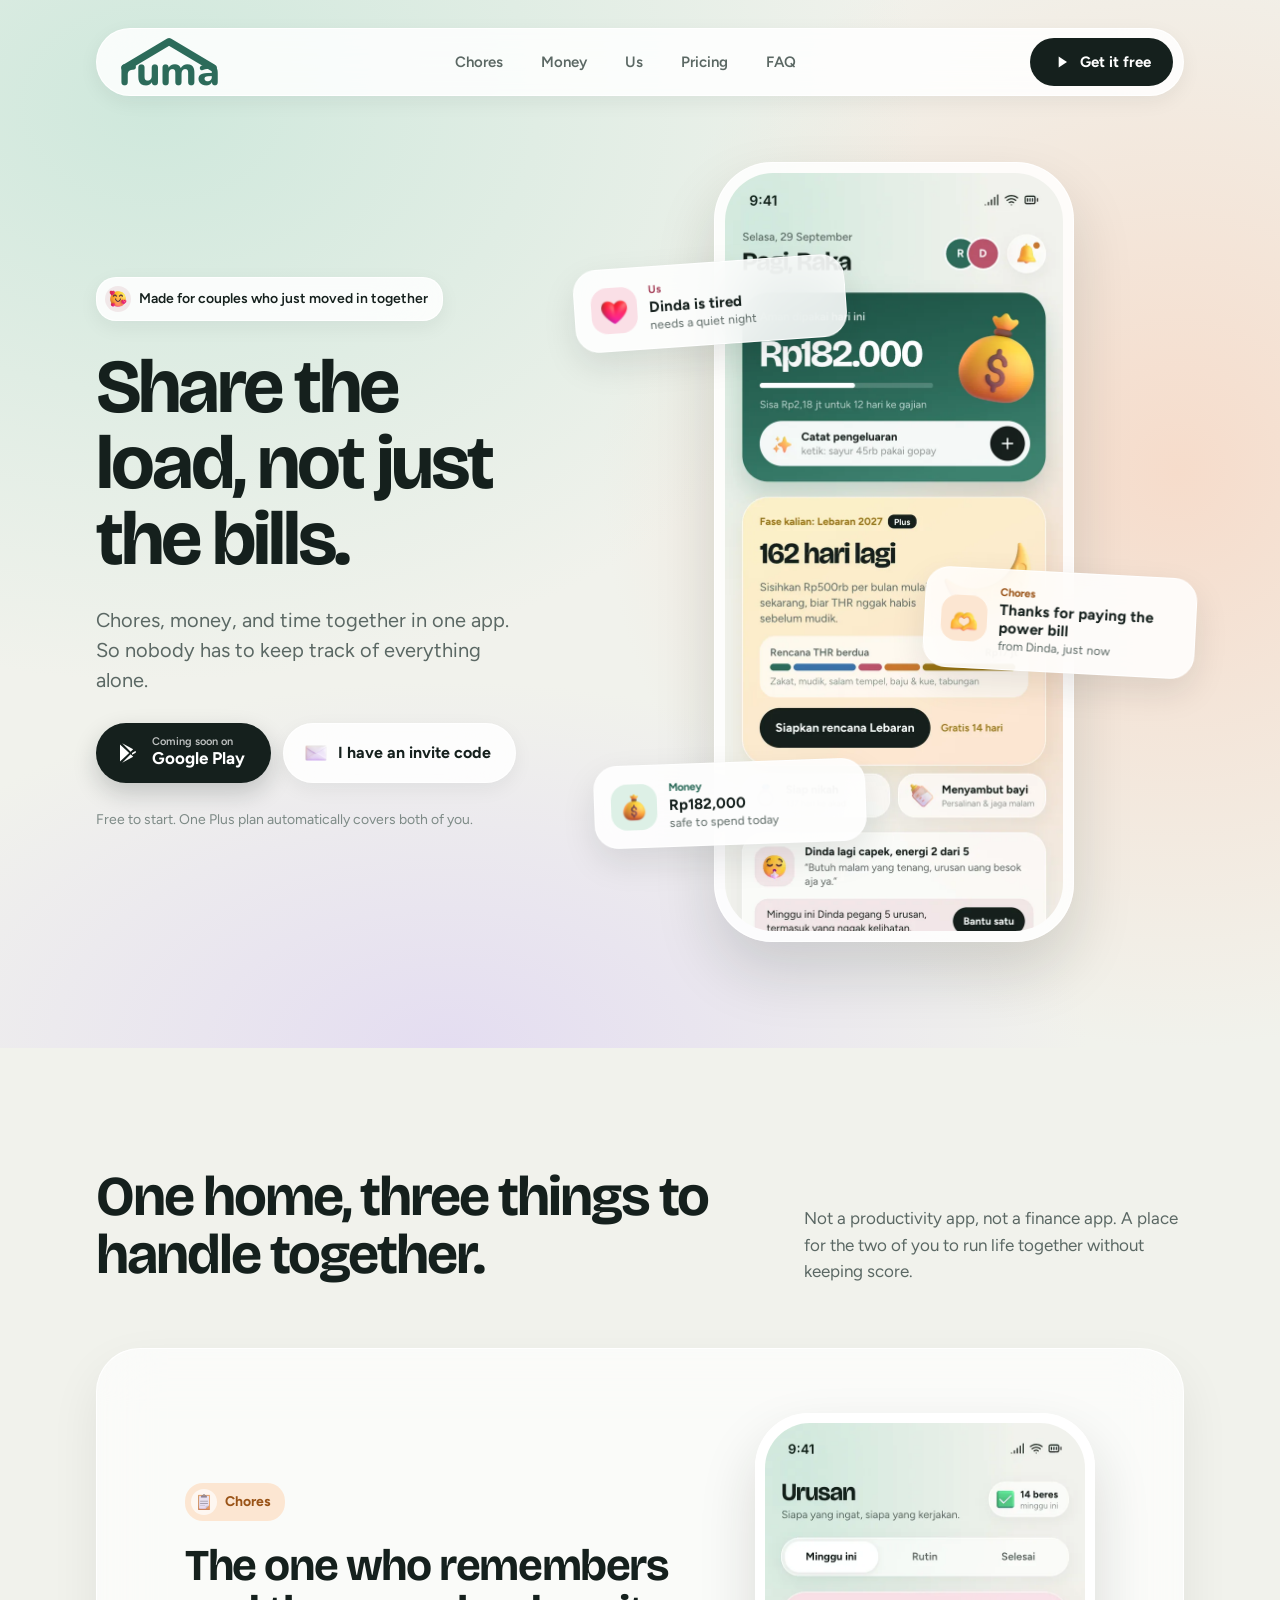
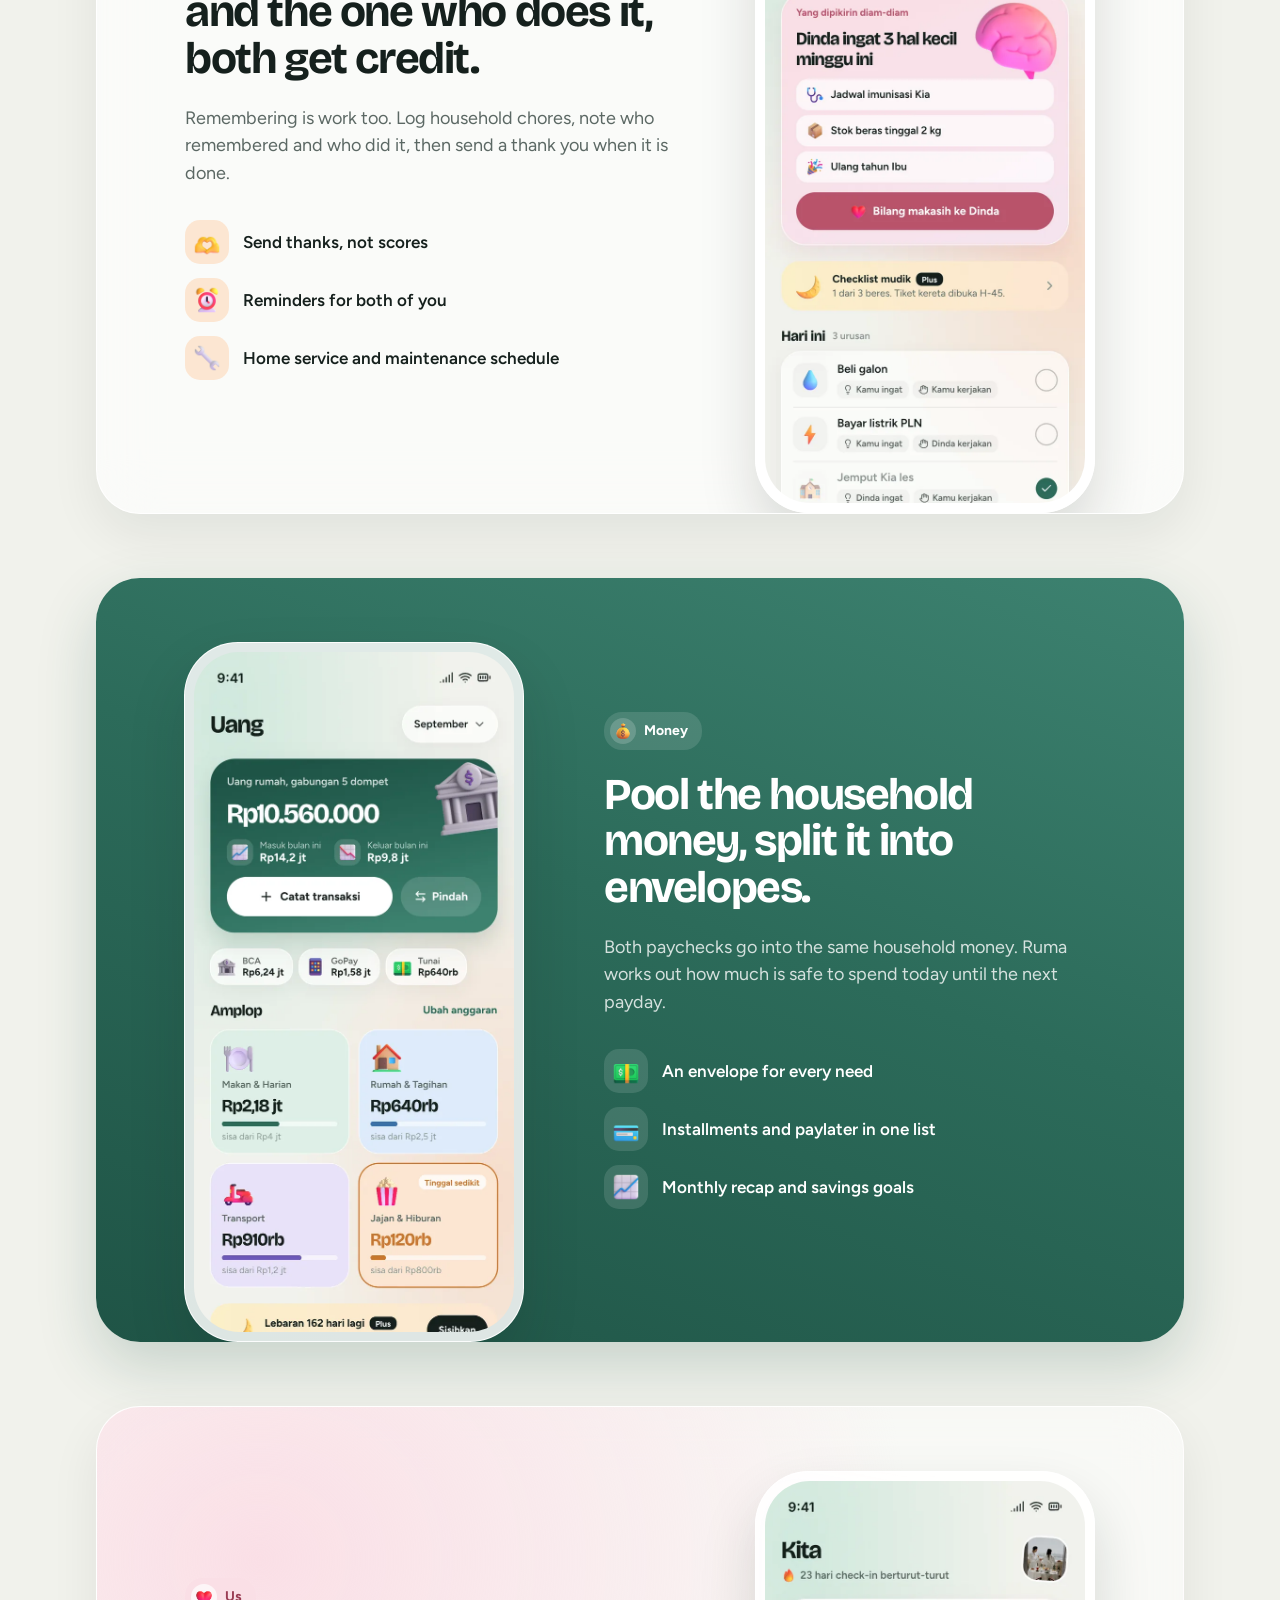
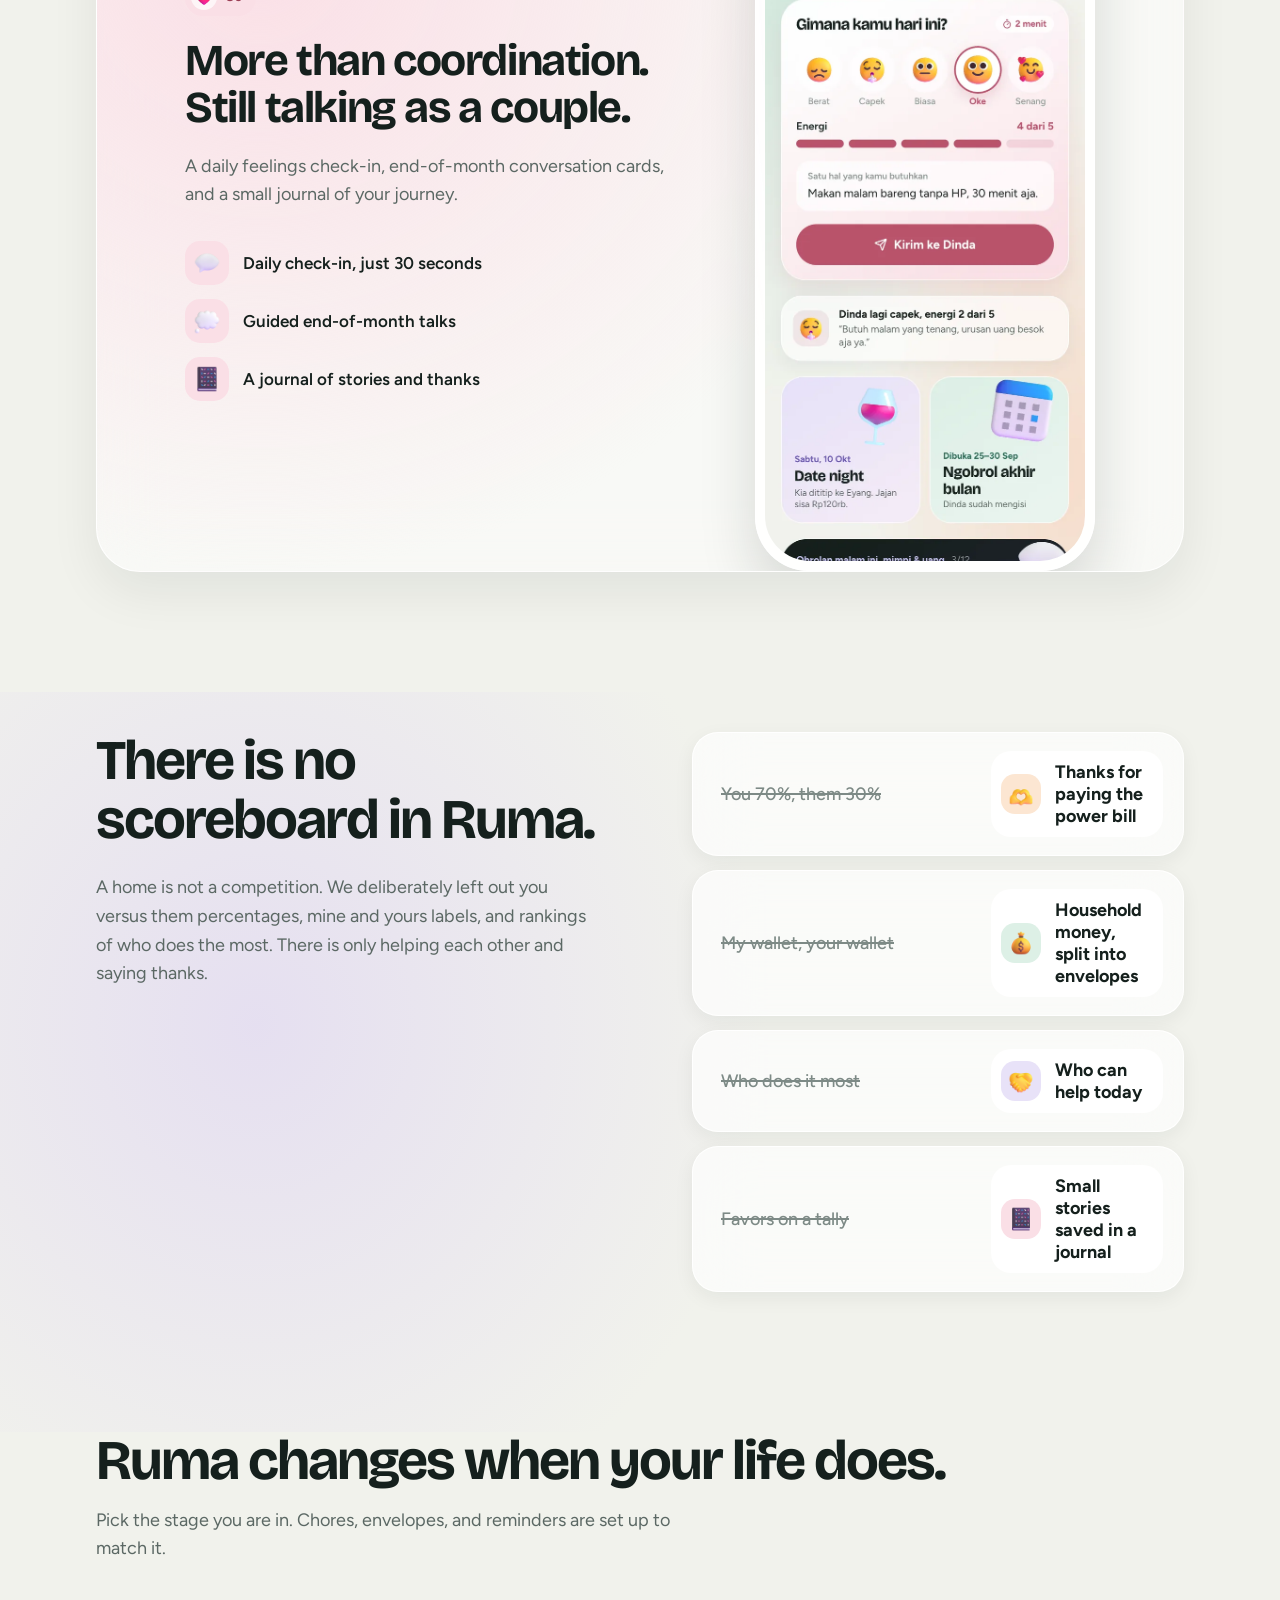
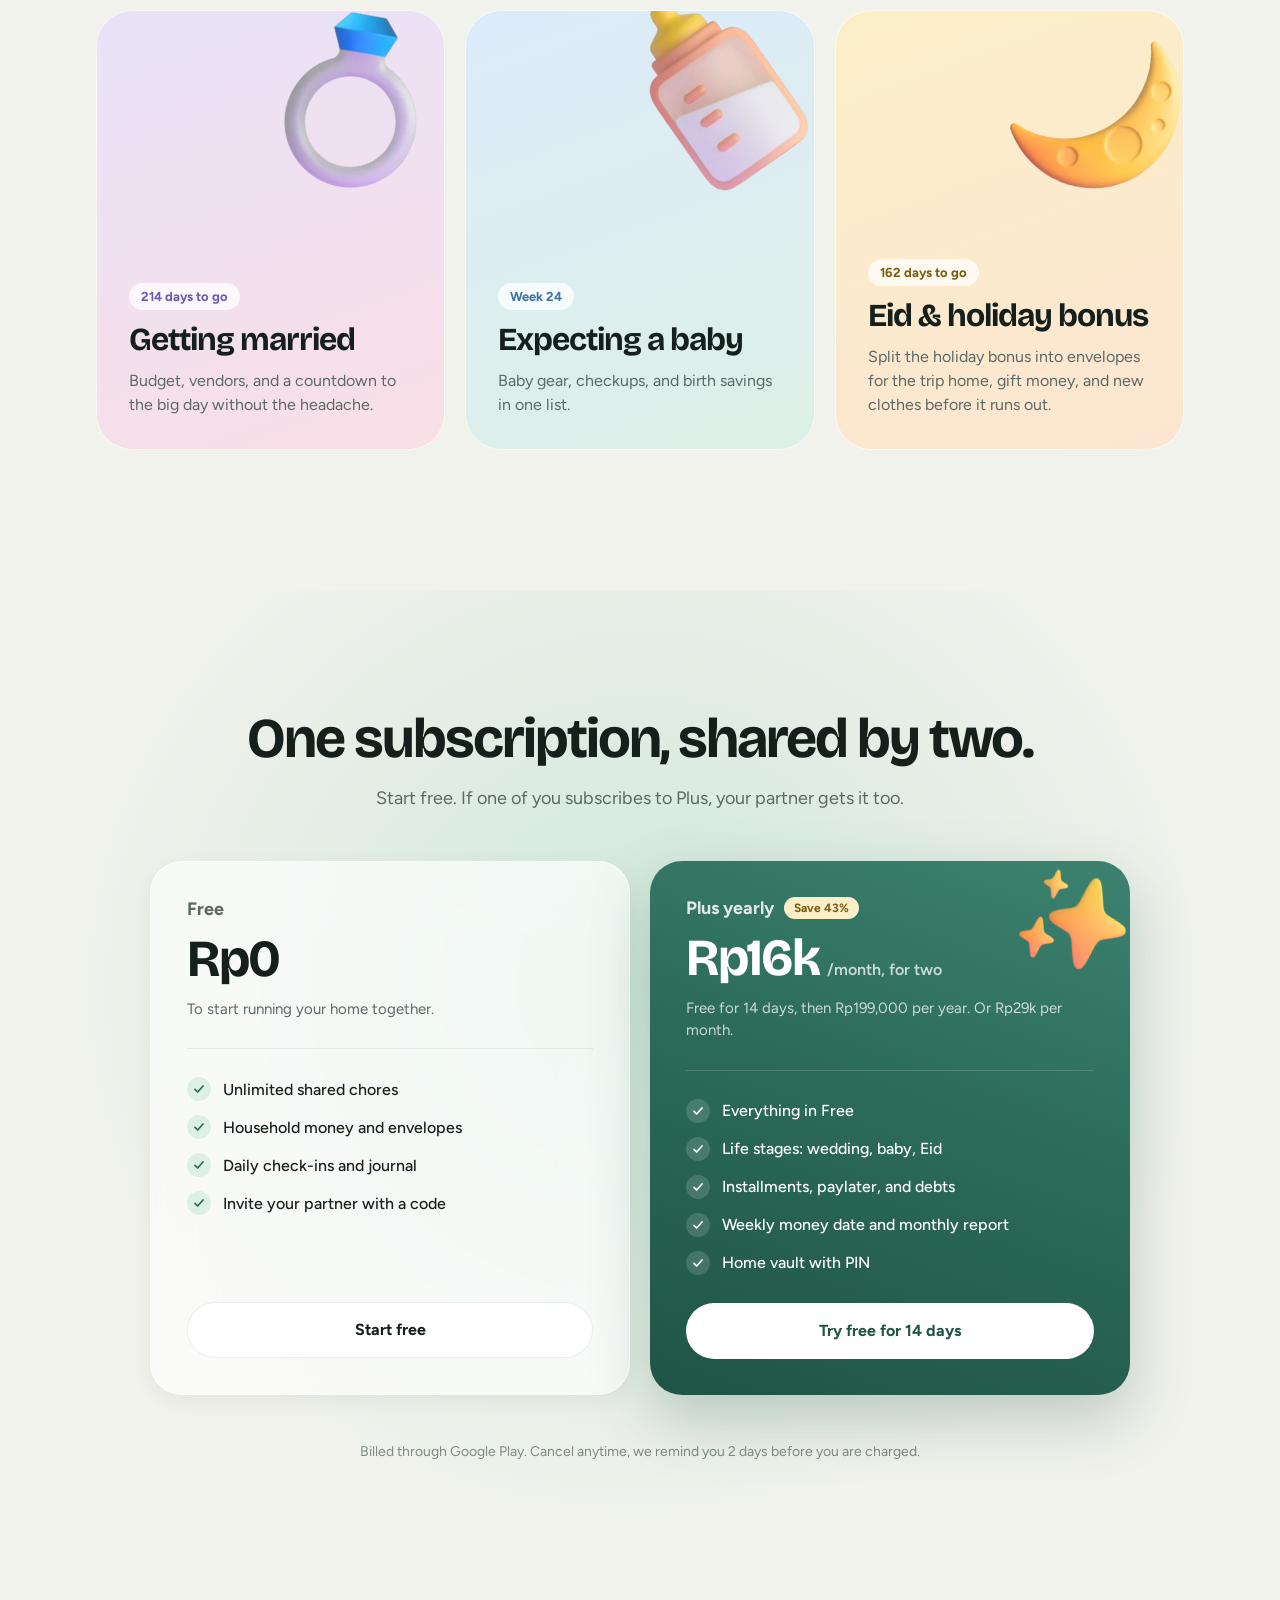
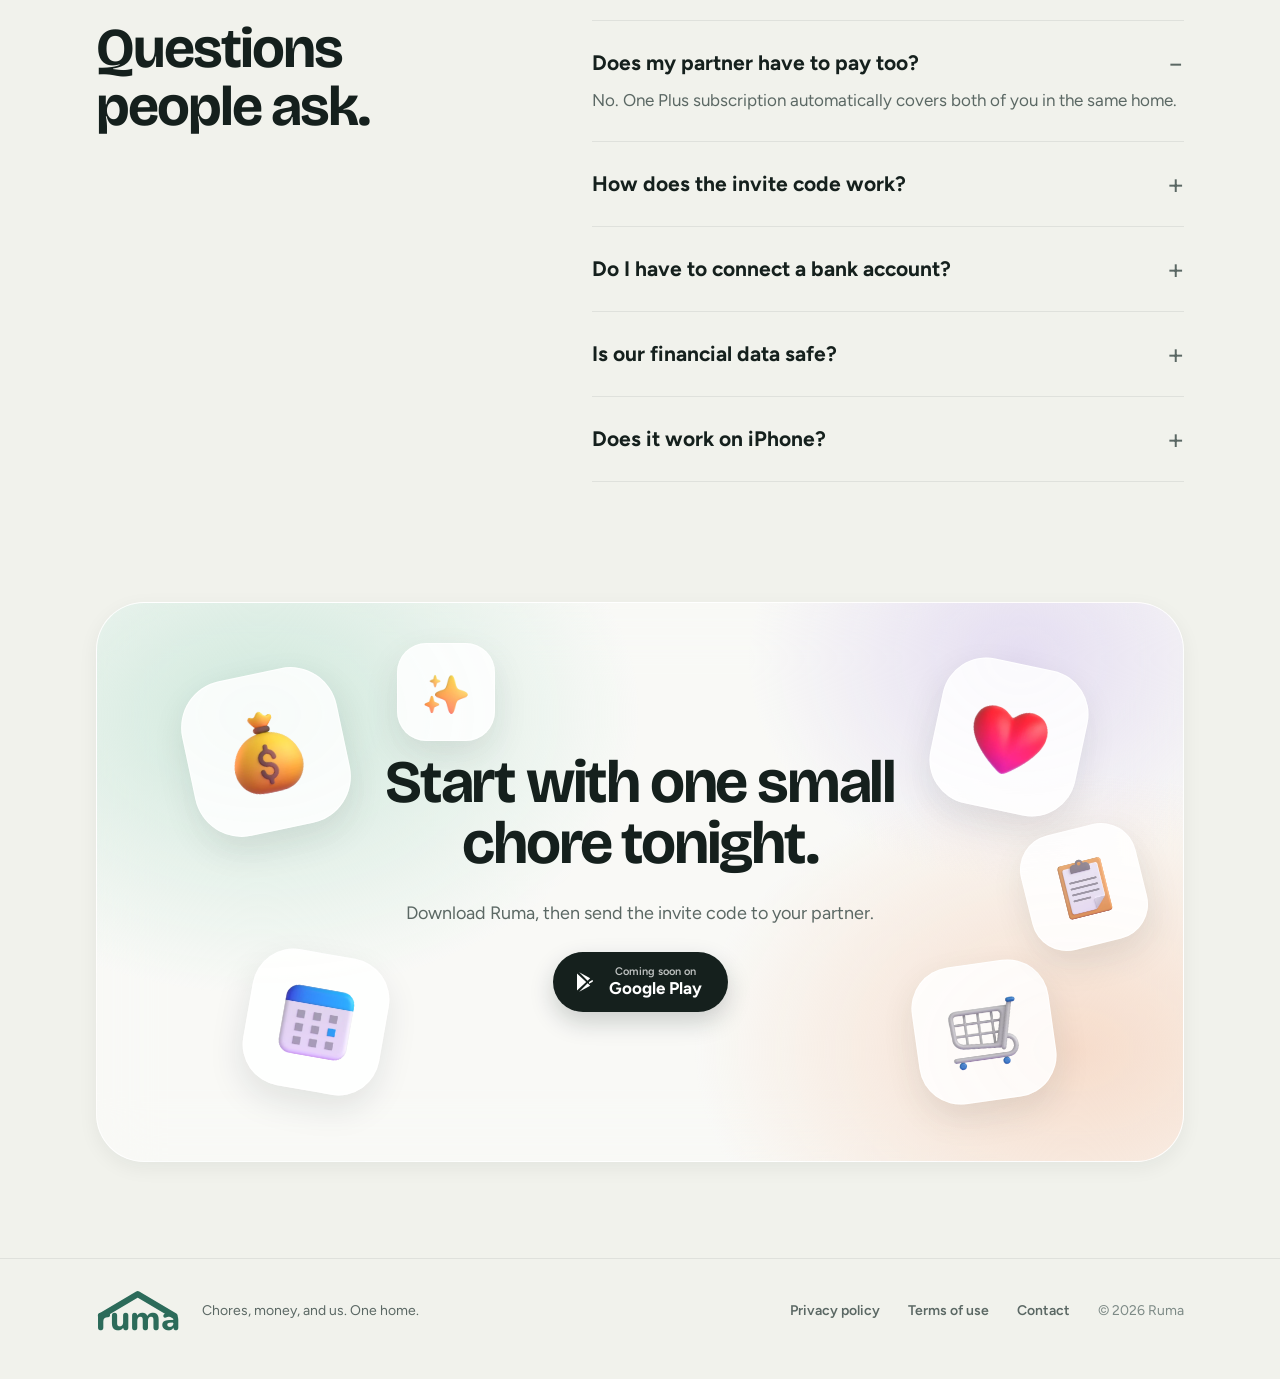
<file: landing/public/index.html>
<!doctype html>
<html lang="en">
<head>
<meta charset="utf-8">
<meta name="viewport" content="width=device-width, initial-scale=1">
<title>Ruma · Chores, money, and us. One home.</title>
<meta name="description" content="Ruma is a home app for couples. Share chores, pool household money into envelopes, and keep talking as a couple. No scoreboard, just helping each other.">
<meta name="theme-color" content="#F1F2EC">
<meta property="og:type" content="website">
<meta property="og:title" content="Ruma · Share the load, not just the bills.">
<meta property="og:description" content="Chores, money, and time together in one app for couples. One Plus plan covers both of you.">
<meta property="og:image" content="img/icon-512.png">
<meta name="twitter:card" content="summary">
<link rel="icon" type="image/png" href="favicon.png">
<link rel="apple-touch-icon" href="apple-touch-icon.png">
<link rel="preconnect" href="https://fonts.googleapis.com">
<link rel="preconnect" href="https://fonts.gstatic.com" crossorigin>
<link href="https://fonts.googleapis.com/css2?family=Bricolage+Grotesque:opsz,wght@12..96,600..800&family=Nunito:wght@800&family=Figtree:wght@400;500;600;700&display=swap" rel="stylesheet">
<link rel="stylesheet" href="styles.css">
</head>
<body>

<header class="hero" id="top">
  <nav class="nav glass" aria-label="Main">
    <a class="brand" href="#top" aria-label="Ruma home">
      <span class="logo" aria-hidden="true"><span>ruma</span><svg viewBox="0 0 490 232"><path d="M29 144l213-126 213 126"/></svg></span>
    </a>
    <div class="links">
      <a href="#chores">Chores</a>
      <a href="#money">Money</a>
      <a href="#us">Us</a>
      <a href="#pricing">Pricing</a>
      <a href="#faq">FAQ</a>
    </div>
    <a class="nav-cta play-link" href="#get">
      <svg viewBox="0 0 24 24" aria-hidden="true"><path d="M8 5.5v13l10-6.5z"/></svg>
      <span>Get it free</span>
    </a>
  </nav>

  <div class="hero-body">
    <div class="hero-copy">
      <p class="pill glass"><span class="pill-icon rose"><img src="img/smiling_face_with_hearts.webp" alt="" width="18" height="18"></span>Made for couples who just moved in together</p>
      <h1>Share the load, not just the bills.</h1>
      <p class="sub">Chores, money, and time together in one app. So nobody has to keep track of everything alone.</p>
      <div class="ctas">
        <a class="store-btn play-link" href="#get">
          <svg viewBox="0 0 24 24" aria-hidden="true"><path d="M4 3.5v17l9.2-8.5zm10.6 9.8 2.6 2.4-11 6.1zm0-2.6L6.2 2.2l11 6.1zm1.4 1.3 3.3-1.9c.9.5.9 1.3 0 1.8l-3.3 1.9z"/></svg>
          <span class="store-text"><small class="play-small">Get it on</small><b>Google Play</b></span>
        </a>
        <a class="code-btn glass" href="#faq-code"><img src="img/envelope.webp" alt="" width="24" height="24">I have an invite code</a>
      </div>
      <p class="note">Free to start. One Plus plan automatically covers both of you.</p>
    </div>

    <div class="stage" aria-hidden="true">
      <div class="phone glass"><div class="screen"><img src="img/shot-today.webp" alt="" width="340" height="1081"></div></div>
      <div class="float-card glass c1">
        <span class="fc-icon" style="background:#FADFE6"><img src="img/red_heart.webp" alt="" width="30" height="30"></span>
        <span><small style="color:var(--rose)">Us</small><b>Dinda is tired</b><em>needs a quiet night</em></span>
      </div>
      <div class="float-card glass c2">
        <span class="fc-icon" style="background:#FCE6D2"><img src="img/heart_hands.webp" alt="" width="30" height="30"></span>
        <span><small style="color:var(--amber-text)">Chores</small><b>Thanks for paying the power bill</b><em>from Dinda, just now</em></span>
      </div>
      <div class="float-card glass c3">
        <span class="fc-icon" style="background:#DDF0E6"><img src="img/money_bag.webp" alt="" width="30" height="30"></span>
        <span><small style="color:var(--jade)">Money</small><b>Rp182,000</b><em>safe to spend today</em></span>
      </div>
    </div>
  </div>
</header>

<main>
<section class="pillars wrap" aria-labelledby="pillars-title">
  <div class="section-head split">
    <h2 id="pillars-title">One home, three things to handle together.</h2>
    <p>Not a productivity app, not a finance app. A place for the two of you to run life together without keeping score.</p>
  </div>

  <article class="pillar glass" id="chores">
    <div class="pillar-text">
      <p class="tag" style="background:#FCE6D2;color:#9A5418"><span><img src="img/clipboard.webp" alt="" width="18" height="18"></span>Chores</p>
      <h3>The one who remembers and the one who does it, both get credit.</h3>
      <p class="body">Remembering is work too. Log household chores, note who remembered and who did it, then send a thank you when it is done.</p>
      <ul class="feat">
        <li><span style="background:#FCE6D2"><img src="img/heart_hands.webp" alt="" width="28" height="28"></span>Send thanks, not scores</li>
        <li><span style="background:#FCE6D2"><img src="img/alarm_clock.webp" alt="" width="28" height="28"></span>Reminders for both of you</li>
        <li><span style="background:#FCE6D2"><img src="img/wrench.webp" alt="" width="28" height="28"></span>Home service and maintenance schedule</li>
      </ul>
    </div>
    <div class="phone glass small"><div class="screen"><img src="img/shot-chores.webp" alt="Ruma Chores screen" loading="lazy" width="322" height="989"></div></div>
  </article>

  <article class="pillar dark" id="money">
    <div class="phone glass small"><div class="screen"><img src="img/shot-money.webp" alt="Ruma Money screen" loading="lazy" width="322" height="1220"></div></div>
    <div class="pillar-text">
      <p class="tag" style="background:rgba(255,255,255,.12);color:#fff"><span style="background:rgba(255,255,255,.18)"><img src="img/money_bag.webp" alt="" width="18" height="18"></span>Money</p>
      <h3>Pool the household money, split it into envelopes.</h3>
      <p class="body">Both paychecks go into the same household money. Ruma works out how much is safe to spend today until the next payday.</p>
      <ul class="feat">
        <li><span style="background:rgba(255,255,255,.12)"><img src="img/banknote.webp" alt="" width="28" height="28"></span>An envelope for every need</li>
        <li><span style="background:rgba(255,255,255,.12)"><img src="img/credit_card.webp" alt="" width="28" height="28"></span>Installments and paylater in one list</li>
        <li><span style="background:rgba(255,255,255,.12)"><img src="img/chart_up.webp" alt="" width="28" height="28"></span>Monthly recap and savings goals</li>
      </ul>
    </div>
  </article>

  <article class="pillar glass rose-glow" id="us">
    <div class="pillar-text">
      <p class="tag" style="background:#FADFE6;color:#9A3D54"><span><img src="img/red_heart.webp" alt="" width="18" height="18"></span>Us</p>
      <h3>More than coordination. Still talking as a couple.</h3>
      <p class="body">A daily feelings check-in, end-of-month conversation cards, and a small journal of your journey.</p>
      <ul class="feat">
        <li><span style="background:#FADFE6"><img src="img/speech_balloon.webp" alt="" width="28" height="28"></span>Daily check-in, just 30 seconds</li>
        <li><span style="background:#FADFE6"><img src="img/thought_balloon.webp" alt="" width="28" height="28"></span>Guided end-of-month talks</li>
        <li><span style="background:#FADFE6"><img src="img/notebook.webp" alt="" width="28" height="28"></span>A journal of stories and thanks</li>
      </ul>
    </div>
    <div class="phone glass small"><div class="screen"><img src="img/shot-us.webp" alt="Ruma Us screen" loading="lazy" width="322" height="1327"></div></div>
  </article>
</section>

<section class="principle wrap" aria-labelledby="principle-title">
  <div class="principle-left">
    <h2 id="principle-title">There is no scoreboard in Ruma.</h2>
    <p>A home is not a competition. We deliberately left out you versus them percentages, mine and yours labels, and rankings of who does the most. There is only helping each other and saying thanks.</p>
  </div>
  <ul class="swaps">
    <li class="glass"><s>You 70%, them 30%</s><span class="new"><span class="ni" style="background:#FCE6D2"><img src="img/heart_hands.webp" alt="" width="26" height="26"></span>Thanks for paying the power bill</span></li>
    <li class="glass"><s>My wallet, your wallet</s><span class="new"><span class="ni" style="background:#DDF0E6"><img src="img/money_bag.webp" alt="" width="26" height="26"></span>Household money, split into envelopes</span></li>
    <li class="glass"><s>Who does it most</s><span class="new"><span class="ni" style="background:#E8E2F8"><img src="img/handshake.webp" alt="" width="26" height="26"></span>Who can help today</span></li>
    <li class="glass"><s>Favors on a tally</s><span class="new"><span class="ni" style="background:#FADFE6"><img src="img/notebook.webp" alt="" width="26" height="26"></span>Small stories saved in a journal</span></li>
  </ul>
</section>

<section class="stages wrap" aria-labelledby="stages-title">
  <div class="section-head">
    <h2 id="stages-title">Ruma changes when your life does.</h2>
    <p>Pick the stage you are in. Chores, envelopes, and reminders are set up to match it.</p>
  </div>
  <div class="tiles">
    <article class="tile" style="background:linear-gradient(160deg,#E8E2F8,#FADFE6)">
      <img class="tile-3d" src="img/ring.webp" alt="" loading="lazy" width="200" height="200">
      <p class="meta" style="color:#6E58B5">214 days to go</p>
      <h3>Getting married</h3>
      <p>Budget, vendors, and a countdown to the big day without the headache.</p>
    </article>
    <article class="tile" style="background:linear-gradient(160deg,#DCEBFA,#DDF0E6)">
      <img class="tile-3d" src="img/baby_bottle.webp" alt="" loading="lazy" width="200" height="200">
      <p class="meta" style="color:#3A72A8">Week 24</p>
      <h3>Expecting a baby</h3>
      <p>Baby gear, checkups, and birth savings in one list.</p>
    </article>
    <article class="tile" style="background:linear-gradient(160deg,#FBEFC8,#FCE6D2)">
      <img class="tile-3d" src="img/crescent_moon.webp" alt="" loading="lazy" width="200" height="200">
      <p class="meta" style="color:#7A5C0F">162 days to go</p>
      <h3>Eid &amp; holiday bonus</h3>
      <p>Split the holiday bonus into envelopes for the trip home, gift money, and new clothes before it runs out.</p>
    </article>
  </div>
</section>

<section class="pricing" id="pricing" aria-labelledby="pricing-title">
  <div class="wrap center">
    <div class="section-head center">
      <h2 id="pricing-title">One subscription, shared by two.</h2>
      <p>Start free. If one of you subscribes to Plus, your partner gets it too.</p>
    </div>
    <div class="plans">
      <div class="plan glass">
        <div class="plan-head">
          <p class="plan-name">Free</p>
          <p class="price">Rp0</p>
          <p class="plan-desc">To start running your home together.</p>
        </div>
        <hr>
        <ul class="checks">
          <li>Unlimited shared chores</li>
          <li>Household money and envelopes</li>
          <li>Daily check-ins and journal</li>
          <li>Invite your partner with a code</li>
        </ul>
        <a class="btn light play-link" href="#get">Start free</a>
      </div>
      <div class="plan plus">
        <img class="plus-3d" src="img/sparkles.webp" alt="" loading="lazy" width="120" height="120">
        <div class="plan-head">
          <p class="plan-name">Plus yearly <span class="save">Save 43%</span></p>
          <p class="price">Rp16k<small>/month, for two</small></p>
          <p class="plan-desc">Free for 14 days, then Rp199,000 per year. Or Rp29k per month.</p>
        </div>
        <hr>
        <ul class="checks">
          <li>Everything in Free</li>
          <li>Life stages: wedding, baby, Eid</li>
          <li>Installments, paylater, and debts</li>
          <li>Weekly money date and monthly report</li>
          <li>Home vault with PIN</li>
        </ul>
        <a class="btn white play-link" href="#get">Try free for 14 days</a>
      </div>
    </div>
    <p class="fine">Billed through Google Play. Cancel anytime, we remind you 2 days before you are charged.</p>
  </div>
</section>

<section class="faq wrap" id="faq" aria-labelledby="faq-title">
  <h2 id="faq-title">Questions people ask.</h2>
  <div class="faq-list">
    <details open>
      <summary>Does my partner have to pay too?</summary>
      <p>No. One Plus subscription automatically covers both of you in the same home.</p>
    </details>
    <details id="faq-code">
      <summary>How does the invite code work?</summary>
      <p>One of you creates a home in Ruma and gets a 6-character code. The other installs Ruma, taps "I have an invite code", and enters it. You are now in the same home, and everything syncs in real time.</p>
    </details>
    <details>
      <summary>Do I have to connect a bank account?</summary>
      <p>No. Ruma never asks for bank logins. You log transactions yourself with quick entry, so you decide what goes in.</p>
    </details>
    <details>
      <summary>Is our financial data safe?</summary>
      <p>Your home's data can only be read by members of that home. Important numbers and documents go in a vault locked with a PIN or your fingerprint.</p>
    </details>
    <details>
      <summary>Does it work on iPhone?</summary>
      <p>Ruma launches on Android first. The iPhone version is next on the roadmap.</p>
    </details>
  </div>
</section>

<section class="cta wrap" id="get" aria-labelledby="cta-title">
  <div class="panel glass">
    <span class="float f1" aria-hidden="true"><img src="img/money_bag.webp" alt="" width="94" height="94"></span>
    <span class="float f2" aria-hidden="true"><img src="img/calendar.webp" alt="" width="79" height="79"></span>
    <span class="float f3" aria-hidden="true"><img src="img/red_heart.webp" alt="" width="86" height="86"></span>
    <span class="float f4" aria-hidden="true"><img src="img/shopping_cart.webp" alt="" width="79" height="79"></span>
    <span class="float f5" aria-hidden="true"><img src="img/sparkles.webp" alt="" width="50" height="50"></span>
    <span class="float f6" aria-hidden="true"><img src="img/clipboard.webp" alt="" width="65" height="65"></span>
    <h2 id="cta-title">Start with one small chore tonight.</h2>
    <p>Download Ruma, then send the invite code to your partner.</p>
    <a class="store-btn play-link" href="#get">
      <svg viewBox="0 0 24 24" aria-hidden="true"><path d="M4 3.5v17l9.2-8.5zm10.6 9.8 2.6 2.4-11 6.1zm0-2.6L6.2 2.2l11 6.1zm1.4 1.3 3.3-1.9c.9.5.9 1.3 0 1.8l-3.3 1.9z"/></svg>
      <span class="store-text"><small class="play-small">Get it on</small><b>Google Play</b></span>
    </a>
  </div>
</section>
</main>

<footer class="footer wrap">
  <div class="brand">
    <span class="logo sm" role="img" aria-label="Ruma"><span>ruma</span><svg viewBox="0 0 490 232"><path d="M29 144l213-126 213 126"/></svg></span>
    <span class="tagline">Chores, money, and us. One home.</span>
  </div>
  <div class="footer-links">
    <a href="privacy.html">Privacy policy</a>
    <a href="terms.html">Terms of use</a>
    <a href="mailto:[contact email]">Contact</a>
    <span class="copy">© 2026 Ruma</span>
  </div>
</footer>

<script>
  // Isi dengan link Play Store setelah package name final. Kosong = tombol menampilkan "Coming soon".
  var PLAY_URL = '';
  document.querySelectorAll('.play-link').forEach(function (a) {
    if (PLAY_URL) { a.href = PLAY_URL; a.target = '_blank'; a.rel = 'noopener'; }
  });
  if (!PLAY_URL) {
    document.querySelectorAll('.play-small').forEach(function (s) { s.textContent = 'Coming soon on'; });
  }
</script>
</body>
</html>
</file>
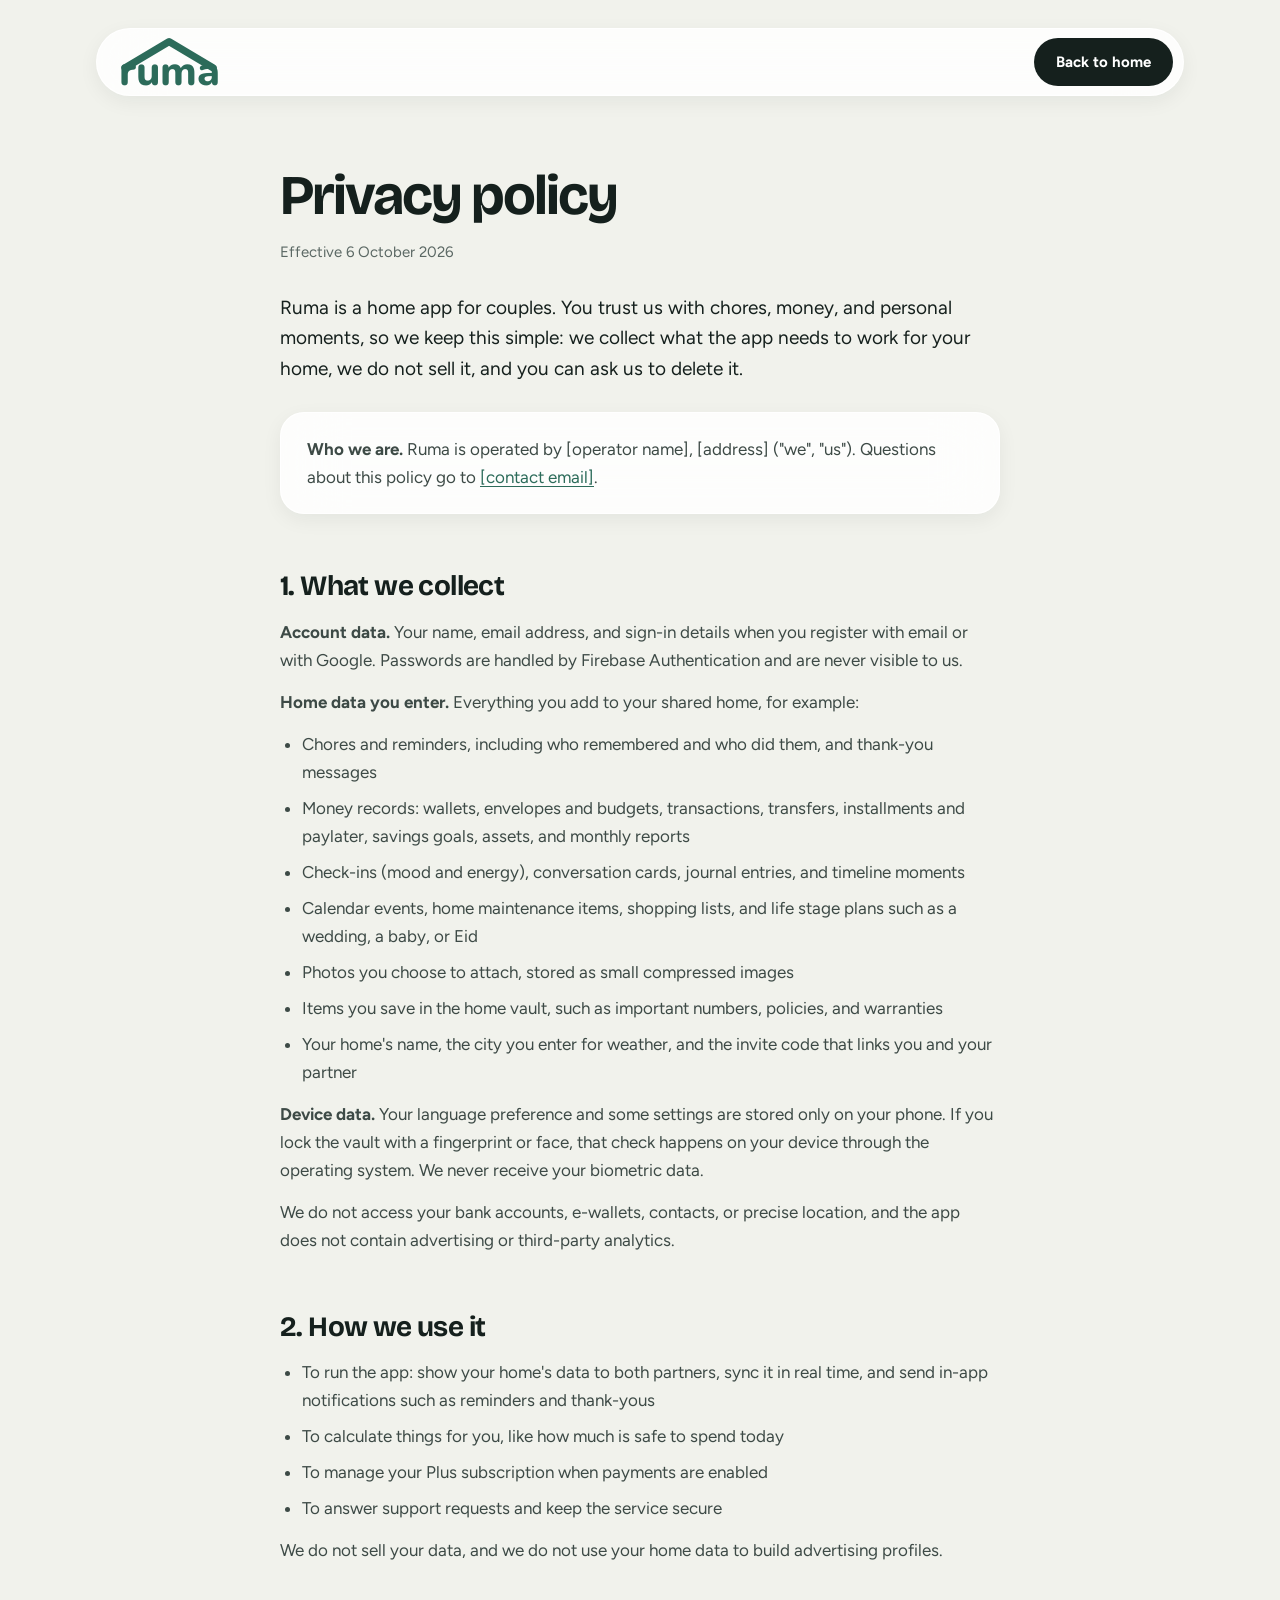
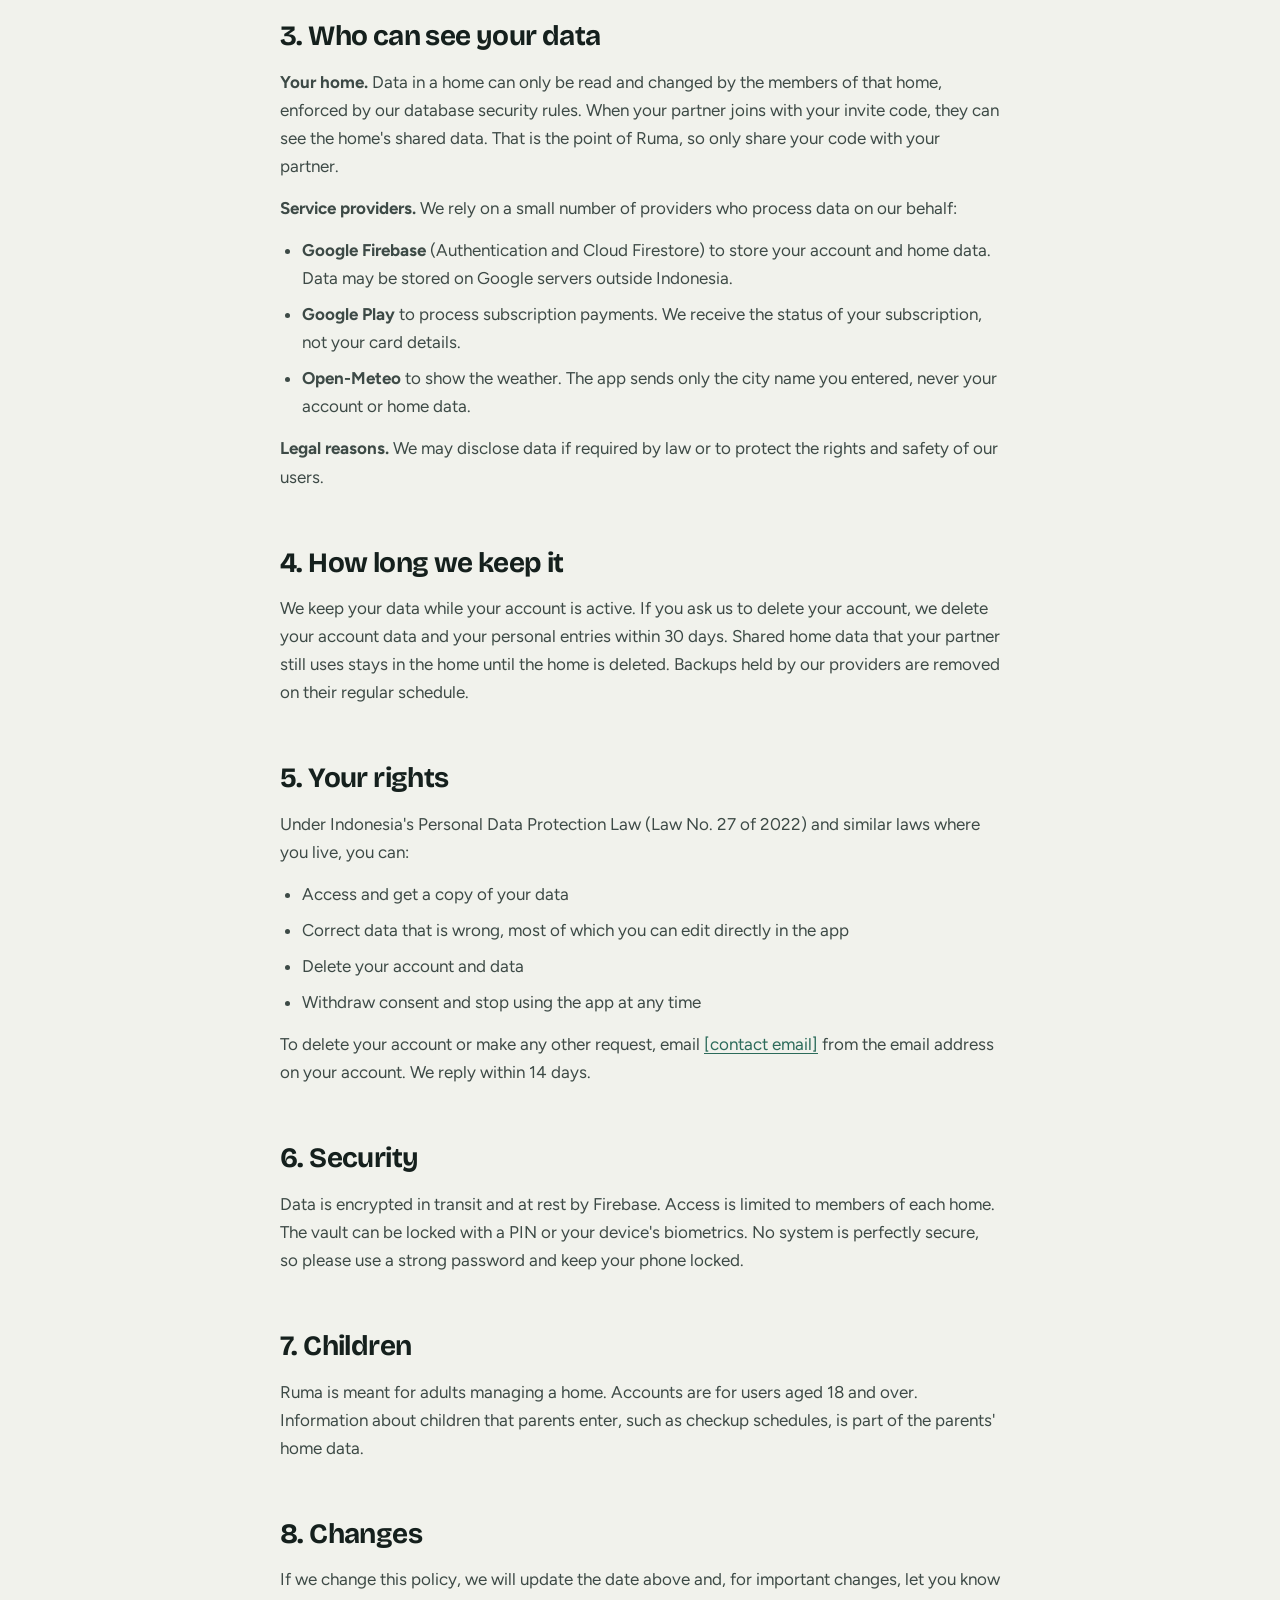
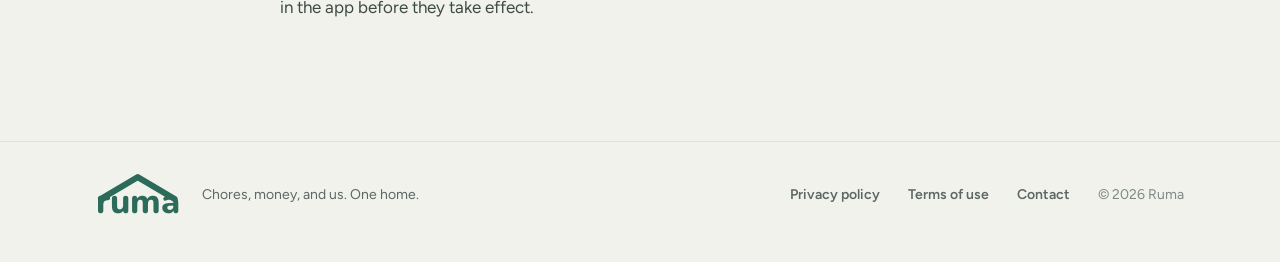
<file: landing/public/privacy.html>
<!doctype html>
<html lang="en">
<head>
<meta charset="utf-8">
<meta name="viewport" content="width=device-width, initial-scale=1">
<title>Ruma · Privacy policy</title>
<meta name="description" content="How Ruma collects, uses, and protects the data of the couples who use it.">
<meta name="theme-color" content="#F1F2EC">
<link rel="icon" type="image/png" href="favicon.png">
<link rel="preconnect" href="https://fonts.googleapis.com">
<link rel="preconnect" href="https://fonts.gstatic.com" crossorigin>
<link href="https://fonts.googleapis.com/css2?family=Bricolage+Grotesque:opsz,wght@12..96,600..800&family=Nunito:wght@800&family=Figtree:wght@400;500;600;700&display=swap" rel="stylesheet">
<link rel="stylesheet" href="styles.css">
</head>
<body>
<div class="legal-top">
  <nav class="nav glass" aria-label="Main">
    <a class="brand" href="index.html" aria-label="Ruma home">
      <span class="logo" aria-hidden="true"><span>ruma</span><svg viewBox="0 0 490 232"><path d="M29 144l213-126 213 126"/></svg></span>
    </a>
    <a class="nav-cta" href="index.html"><span>Back to home</span></a>
  </nav>
</div>

<main class="legal">
  <h1>Privacy policy</h1>
  <p class="updated">Effective 6 October 2026</p>
  <p class="lead">Ruma is a home app for couples. You trust us with chores, money, and personal moments, so we keep this simple: we collect what the app needs to work for your home, we do not sell it, and you can ask us to delete it.</p>

  <div class="box glass">
    <p><b>Who we are.</b> Ruma is operated by [operator name], [address] ("we", "us"). Questions about this policy go to <a href="mailto:[contact email]">[contact email]</a>.</p>
  </div>

  <h2>1. What we collect</h2>
  <p><b>Account data.</b> Your name, email address, and sign-in details when you register with email or with Google. Passwords are handled by Firebase Authentication and are never visible to us.</p>
  <p><b>Home data you enter.</b> Everything you add to your shared home, for example:</p>
  <ul>
    <li>Chores and reminders, including who remembered and who did them, and thank-you messages</li>
    <li>Money records: wallets, envelopes and budgets, transactions, transfers, installments and paylater, savings goals, assets, and monthly reports</li>
    <li>Check-ins (mood and energy), conversation cards, journal entries, and timeline moments</li>
    <li>Calendar events, home maintenance items, shopping lists, and life stage plans such as a wedding, a baby, or Eid</li>
    <li>Photos you choose to attach, stored as small compressed images</li>
    <li>Items you save in the home vault, such as important numbers, policies, and warranties</li>
    <li>Your home's name, the city you enter for weather, and the invite code that links you and your partner</li>
  </ul>
  <p><b>Device data.</b> Your language preference and some settings are stored only on your phone. If you lock the vault with a fingerprint or face, that check happens on your device through the operating system. We never receive your biometric data.</p>
  <p>We do not access your bank accounts, e-wallets, contacts, or precise location, and the app does not contain advertising or third-party analytics.</p>

  <h2>2. How we use it</h2>
  <ul>
    <li>To run the app: show your home's data to both partners, sync it in real time, and send in-app notifications such as reminders and thank-yous</li>
    <li>To calculate things for you, like how much is safe to spend today</li>
    <li>To manage your Plus subscription when payments are enabled</li>
    <li>To answer support requests and keep the service secure</li>
  </ul>
  <p>We do not sell your data, and we do not use your home data to build advertising profiles.</p>

  <h2>3. Who can see your data</h2>
  <p><b>Your home.</b> Data in a home can only be read and changed by the members of that home, enforced by our database security rules. When your partner joins with your invite code, they can see the home's shared data. That is the point of Ruma, so only share your code with your partner.</p>
  <p><b>Service providers.</b> We rely on a small number of providers who process data on our behalf:</p>
  <ul>
    <li><b>Google Firebase</b> (Authentication and Cloud Firestore) to store your account and home data. Data may be stored on Google servers outside Indonesia.</li>
    <li><b>Google Play</b> to process subscription payments. We receive the status of your subscription, not your card details.</li>
    <li><b>Open-Meteo</b> to show the weather. The app sends only the city name you entered, never your account or home data.</li>
  </ul>
  <p><b>Legal reasons.</b> We may disclose data if required by law or to protect the rights and safety of our users.</p>

  <h2>4. How long we keep it</h2>
  <p>We keep your data while your account is active. If you ask us to delete your account, we delete your account data and your personal entries within 30 days. Shared home data that your partner still uses stays in the home until the home is deleted. Backups held by our providers are removed on their regular schedule.</p>

  <h2>5. Your rights</h2>
  <p>Under Indonesia's Personal Data Protection Law (Law No. 27 of 2022) and similar laws where you live, you can:</p>
  <ul>
    <li>Access and get a copy of your data</li>
    <li>Correct data that is wrong, most of which you can edit directly in the app</li>
    <li>Delete your account and data</li>
    <li>Withdraw consent and stop using the app at any time</li>
  </ul>
  <p>To delete your account or make any other request, email <a href="mailto:[contact email]">[contact email]</a> from the email address on your account. We reply within 14 days.</p>

  <h2>6. Security</h2>
  <p>Data is encrypted in transit and at rest by Firebase. Access is limited to members of each home. The vault can be locked with a PIN or your device's biometrics. No system is perfectly secure, so please use a strong password and keep your phone locked.</p>

  <h2>7. Children</h2>
  <p>Ruma is meant for adults managing a home. Accounts are for users aged 18 and over. Information about children that parents enter, such as checkup schedules, is part of the parents' home data.</p>

  <h2>8. Changes</h2>
  <p>If we change this policy, we will update the date above and, for important changes, let you know in the app before they take effect.</p>
</main>

<footer class="footer wrap">
  <div class="brand">
    <span class="logo sm" role="img" aria-label="Ruma"><span>ruma</span><svg viewBox="0 0 490 232"><path d="M29 144l213-126 213 126"/></svg></span>
    <span class="tagline">Chores, money, and us. One home.</span>
  </div>
  <div class="footer-links">
    <a href="privacy.html">Privacy policy</a>
    <a href="terms.html">Terms of use</a>
    <a href="mailto:[contact email]">Contact</a>
    <span class="copy">© 2026 Ruma</span>
  </div>
</footer>
</body>
</html>
</file>
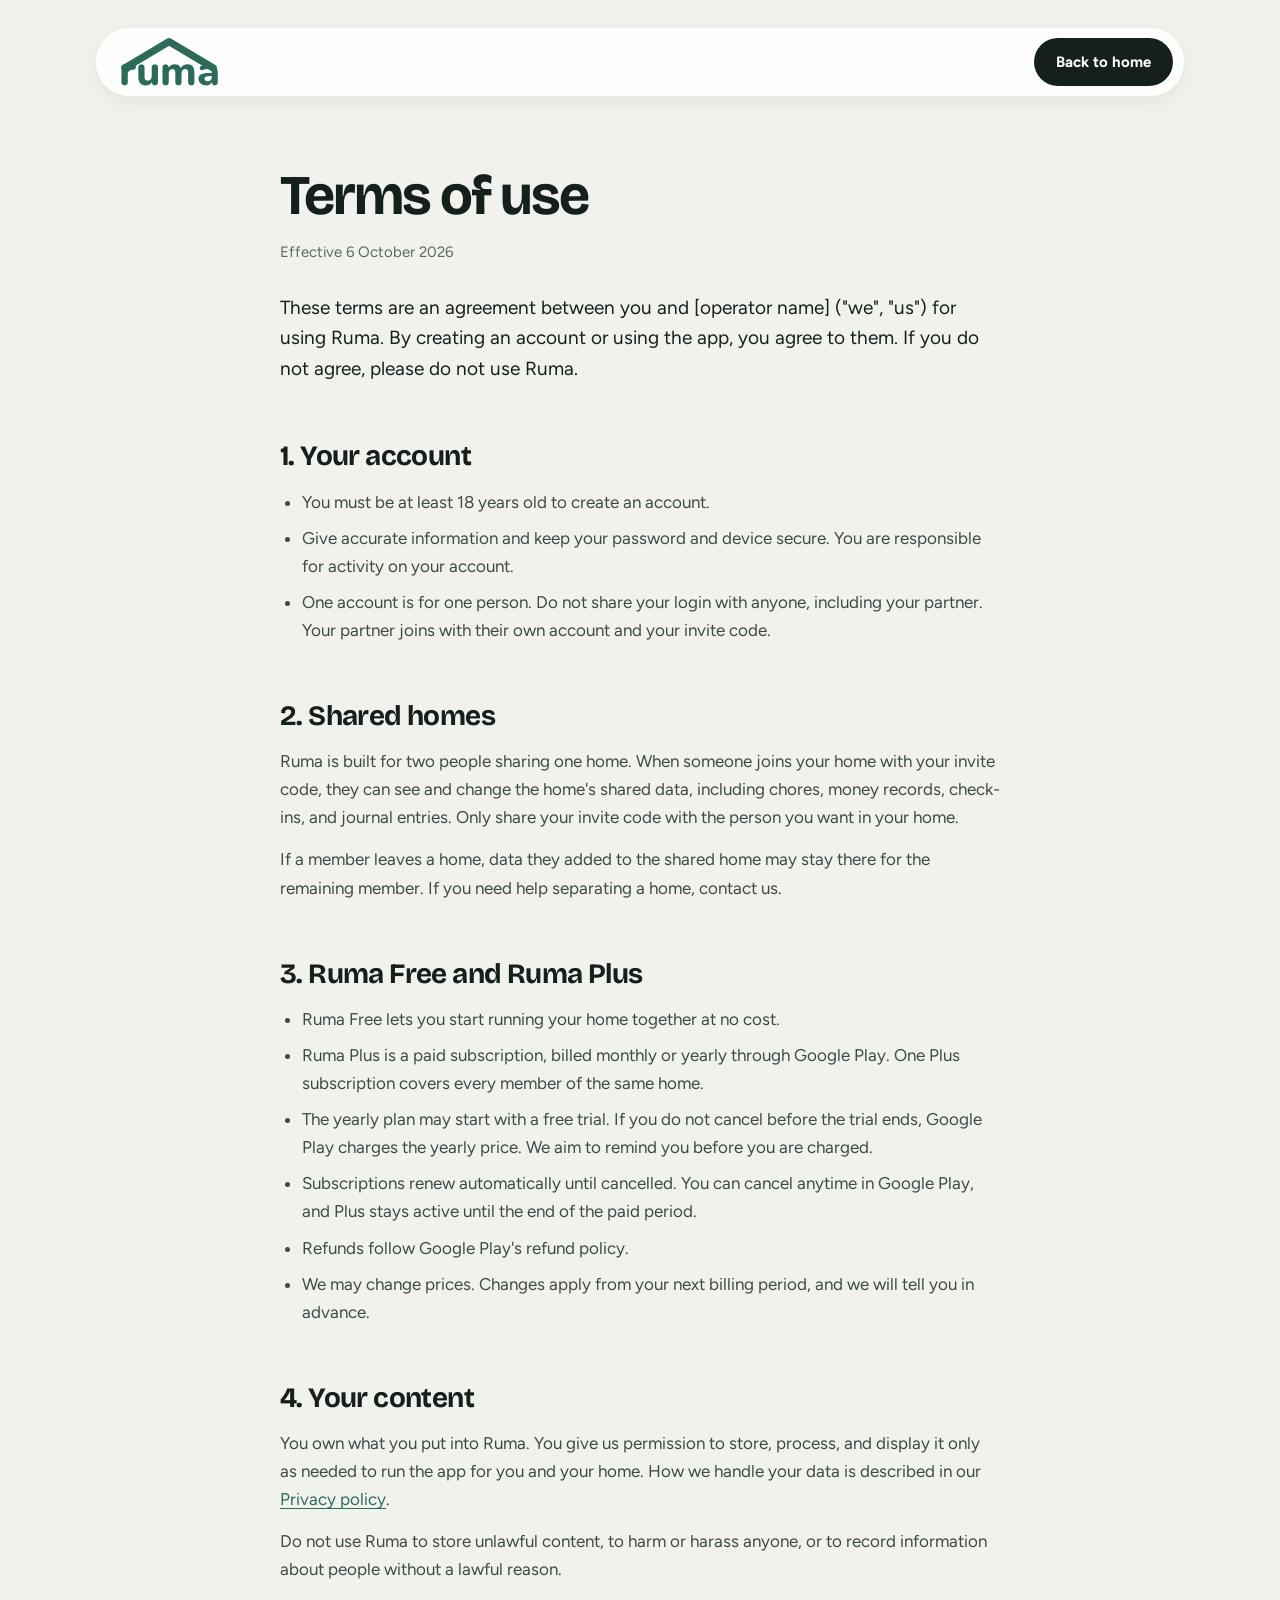
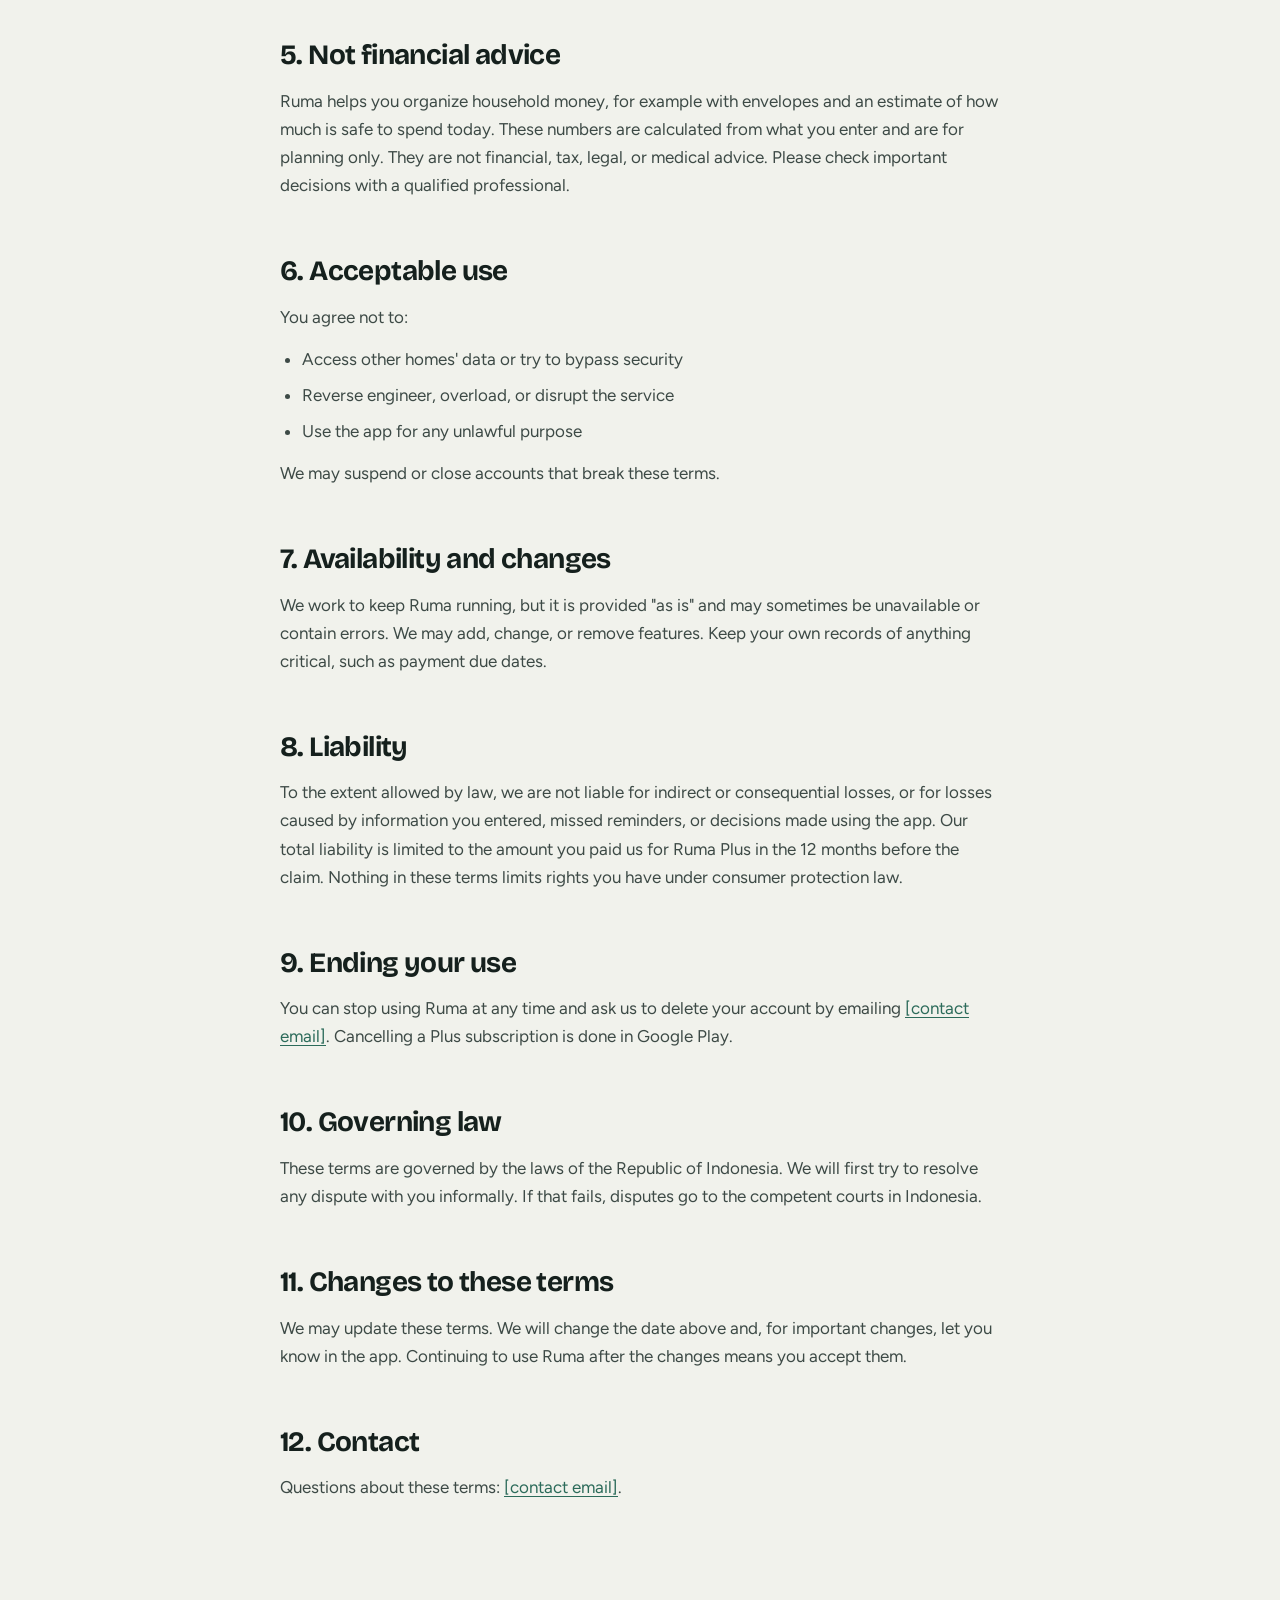
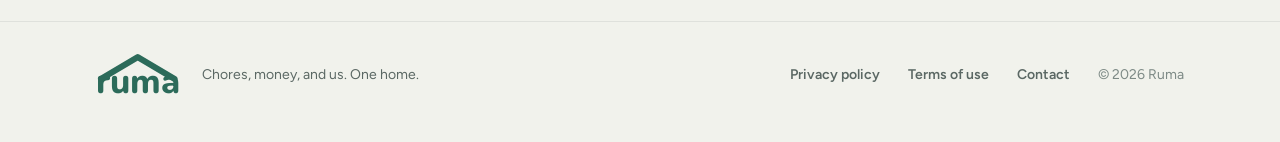
<file: landing/public/terms.html>
<!doctype html>
<html lang="en">
<head>
<meta charset="utf-8">
<meta name="viewport" content="width=device-width, initial-scale=1">
<title>Ruma · Terms of use</title>
<meta name="description" content="The terms for using Ruma, the home app for couples.">
<meta name="theme-color" content="#F1F2EC">
<link rel="icon" type="image/png" href="favicon.png">
<link rel="preconnect" href="https://fonts.googleapis.com">
<link rel="preconnect" href="https://fonts.gstatic.com" crossorigin>
<link href="https://fonts.googleapis.com/css2?family=Bricolage+Grotesque:opsz,wght@12..96,600..800&family=Nunito:wght@800&family=Figtree:wght@400;500;600;700&display=swap" rel="stylesheet">
<link rel="stylesheet" href="styles.css">
</head>
<body>
<div class="legal-top">
  <nav class="nav glass" aria-label="Main">
    <a class="brand" href="index.html" aria-label="Ruma home">
      <span class="logo" aria-hidden="true"><span>ruma</span><svg viewBox="0 0 490 232"><path d="M29 144l213-126 213 126"/></svg></span>
    </a>
    <a class="nav-cta" href="index.html"><span>Back to home</span></a>
  </nav>
</div>

<main class="legal">
  <h1>Terms of use</h1>
  <p class="updated">Effective 6 October 2026</p>
  <p class="lead">These terms are an agreement between you and [operator name] ("we", "us") for using Ruma. By creating an account or using the app, you agree to them. If you do not agree, please do not use Ruma.</p>

  <h2>1. Your account</h2>
  <ul>
    <li>You must be at least 18 years old to create an account.</li>
    <li>Give accurate information and keep your password and device secure. You are responsible for activity on your account.</li>
    <li>One account is for one person. Do not share your login with anyone, including your partner. Your partner joins with their own account and your invite code.</li>
  </ul>

  <h2>2. Shared homes</h2>
  <p>Ruma is built for two people sharing one home. When someone joins your home with your invite code, they can see and change the home's shared data, including chores, money records, check-ins, and journal entries. Only share your invite code with the person you want in your home.</p>
  <p>If a member leaves a home, data they added to the shared home may stay there for the remaining member. If you need help separating a home, contact us.</p>

  <h2>3. Ruma Free and Ruma Plus</h2>
  <ul>
    <li>Ruma Free lets you start running your home together at no cost.</li>
    <li>Ruma Plus is a paid subscription, billed monthly or yearly through Google Play. One Plus subscription covers every member of the same home.</li>
    <li>The yearly plan may start with a free trial. If you do not cancel before the trial ends, Google Play charges the yearly price. We aim to remind you before you are charged.</li>
    <li>Subscriptions renew automatically until cancelled. You can cancel anytime in Google Play, and Plus stays active until the end of the paid period.</li>
    <li>Refunds follow Google Play's refund policy.</li>
    <li>We may change prices. Changes apply from your next billing period, and we will tell you in advance.</li>
  </ul>

  <h2>4. Your content</h2>
  <p>You own what you put into Ruma. You give us permission to store, process, and display it only as needed to run the app for you and your home. How we handle your data is described in our <a href="privacy.html">Privacy policy</a>.</p>
  <p>Do not use Ruma to store unlawful content, to harm or harass anyone, or to record information about people without a lawful reason.</p>

  <h2>5. Not financial advice</h2>
  <p>Ruma helps you organize household money, for example with envelopes and an estimate of how much is safe to spend today. These numbers are calculated from what you enter and are for planning only. They are not financial, tax, legal, or medical advice. Please check important decisions with a qualified professional.</p>

  <h2>6. Acceptable use</h2>
  <p>You agree not to:</p>
  <ul>
    <li>Access other homes' data or try to bypass security</li>
    <li>Reverse engineer, overload, or disrupt the service</li>
    <li>Use the app for any unlawful purpose</li>
  </ul>
  <p>We may suspend or close accounts that break these terms.</p>

  <h2>7. Availability and changes</h2>
  <p>We work to keep Ruma running, but it is provided "as is" and may sometimes be unavailable or contain errors. We may add, change, or remove features. Keep your own records of anything critical, such as payment due dates.</p>

  <h2>8. Liability</h2>
  <p>To the extent allowed by law, we are not liable for indirect or consequential losses, or for losses caused by information you entered, missed reminders, or decisions made using the app. Our total liability is limited to the amount you paid us for Ruma Plus in the 12 months before the claim. Nothing in these terms limits rights you have under consumer protection law.</p>

  <h2>9. Ending your use</h2>
  <p>You can stop using Ruma at any time and ask us to delete your account by emailing <a href="mailto:[contact email]">[contact email]</a>. Cancelling a Plus subscription is done in Google Play.</p>

  <h2>10. Governing law</h2>
  <p>These terms are governed by the laws of the Republic of Indonesia. We will first try to resolve any dispute with you informally. If that fails, disputes go to the competent courts in Indonesia.</p>

  <h2>11. Changes to these terms</h2>
  <p>We may update these terms. We will change the date above and, for important changes, let you know in the app. Continuing to use Ruma after the changes means you accept them.</p>

  <h2>12. Contact</h2>
  <p>Questions about these terms: <a href="mailto:[contact email]">[contact email]</a>.</p>
</main>

<footer class="footer wrap">
  <div class="brand">
    <span class="logo sm" role="img" aria-label="Ruma"><span>ruma</span><svg viewBox="0 0 490 232"><path d="M29 144l213-126 213 126"/></svg></span>
    <span class="tagline">Chores, money, and us. One home.</span>
  </div>
  <div class="footer-links">
    <a href="privacy.html">Privacy policy</a>
    <a href="terms.html">Terms of use</a>
    <a href="mailto:[contact email]">Contact</a>
    <span class="copy">© 2026 Ruma</span>
  </div>
</footer>
</body>
</html>
</file>
<file: landing/public/styles.css>
:root {
  --ink: #15201D;
  --muted: #5B6864;
  --faint: #7D8A86;
  --jade: #2C6B5A;
  --jade-deep: #1F5446;
  --amber-text: #9A5418;
  --rose: #A84860;
  --bg: #F1F2EC;
  --glass: rgba(255, 255, 255, .66);
  --glass-strong: rgba(255, 255, 255, .85);
  --glass-edge: rgba(255, 255, 255, .9);
  --hairline: rgba(21, 32, 29, .08);
  --display: 'Bricolage Grotesque', system-ui, sans-serif;
  --body: 'Figtree', system-ui, sans-serif;
  --gutter: 96px;
}

* { box-sizing: border-box; }
html { scroll-behavior: smooth; }
body {
  margin: 0;
  background: var(--bg);
  color: var(--ink);
  font-family: var(--body);
  -webkit-font-smoothing: antialiased;
  overflow-x: hidden;
}
img { display: block; max-width: 100%; }
a { color: inherit; text-decoration: none; }
h1, h2, h3 { font-family: var(--display); font-weight: 700; margin: 0; }
p { margin: 0; }
:focus-visible { outline: 3px solid var(--jade); outline-offset: 3px; border-radius: 8px; }

.wrap { max-width: 1440px; margin: 0 auto; padding-left: var(--gutter); padding-right: var(--gutter); }
.glass {
  background: var(--glass-strong);
  border: 1px solid var(--glass-edge);
  -webkit-backdrop-filter: blur(30px);
  backdrop-filter: blur(30px);
  box-shadow: 0 6px 20px rgba(21, 32, 29, .06);
}

/* Logo: wordmark ruma (Nunito 800) dengan atap dari huruf r ke a. Ukuran dari --h. */
.brand { display: flex; align-items: center; gap: 12px; }
.logo { --h: 48px; position: relative; display: block; flex: none; width: calc(var(--h) * 490 / 232); height: var(--h); color: var(--jade); }
.logo span { position: absolute; left: 0; top: calc(var(--h) * .27156); font: 800 calc(var(--h) * .86207)/1 'Nunito', system-ui, sans-serif; white-space: nowrap; }
.logo svg { position: absolute; inset: 0; width: 100%; height: 100%; overflow: visible; fill: none; stroke: currentColor; stroke-width: 35; stroke-linecap: round; stroke-linejoin: round; }
.logo.sm { --h: 40px; }
.nav .brand { padding-left: 8px; }

/* Hero */
.hero {
  max-width: 1440px; margin: 0 auto;
  padding: 28px var(--gutter) 96px;
  background:
    radial-gradient(60% 55% at 12% 10%, #CFE8DC, transparent),
    radial-gradient(45% 55% at 92% 45%, #F6DCCB, transparent),
    radial-gradient(50% 35% at 35% 100%, #E4DDF1, transparent);
}
.nav {
  position: sticky; top: 16px; z-index: 10;
  display: flex; align-items: center; justify-content: space-between;
  height: 68px; padding: 0 10px 0 14px; border-radius: 34px;
}
.links { display: flex; gap: 6px; }
.links a { padding: 10px 16px; border-radius: 22px; font-size: 15px; font-weight: 600; color: var(--muted); transition: background .2s, color .2s; }
.links a:hover { background: rgba(21, 32, 29, .05); color: var(--ink); }
.nav-cta {
  display: flex; align-items: center; gap: 8px; height: 48px; padding: 0 22px; border-radius: 24px;
  background: var(--ink); color: #fff; font-size: 15px; font-weight: 700;
}
.nav-cta svg { width: 20px; height: 20px; fill: #fff; }

.hero-body { display: flex; align-items: center; justify-content: space-between; gap: 48px; margin-top: 56px; }
.hero-copy { width: 600px; max-width: 100%; display: flex; flex-direction: column; gap: 28px; }
.pill { display: inline-flex; align-self: flex-start; align-items: center; gap: 8px; padding: 8px 14px 8px 8px; border-radius: 20px; font-size: 14px; font-weight: 600; }
.pill-icon { width: 26px; height: 26px; border-radius: 13px; display: grid; place-items: center; }
.pill-icon.rose { background: rgba(185, 83, 107, .12); }
h1 { font-size: 76px; line-height: 1; letter-spacing: -3px; }
.sub { font-size: 20px; line-height: 1.5; color: var(--muted); max-width: 520px; }
.ctas { display: flex; flex-wrap: wrap; gap: 12px; align-items: center; }
.store-btn {
  display: inline-flex; align-items: center; gap: 12px; height: 60px; padding: 0 26px 0 20px; border-radius: 30px;
  background: var(--ink); color: #fff; box-shadow: 0 10px 24px rgba(21, 32, 29, .2);
  transition: transform .2s;
}
.store-btn:hover, .nav-cta:hover, .code-btn:hover, .btn:hover { transform: translateY(-2px); }
.store-btn svg { width: 24px; height: 24px; fill: #fff; }
.store-text { display: flex; flex-direction: column; line-height: 1.15; }
.store-text small { font-size: 11px; font-weight: 600; color: rgba(255, 255, 255, .72); }
.store-text b { font-size: 17px; }
.code-btn { display: inline-flex; align-items: center; gap: 10px; height: 60px; padding: 0 24px 0 20px; border-radius: 30px; font-size: 16px; font-weight: 700; transition: transform .2s; }
.note { font-size: 14px; color: var(--faint); }

.stage { position: relative; width: 600px; height: 800px; flex: none; }
.phone { padding: 10px; border-radius: 58px; border-width: 1.5px; box-shadow: 0 30px 60px rgba(21, 32, 29, .15); }
.phone .screen { width: 100%; height: 100%; border-radius: 48px; overflow: hidden; background: #fff; }
.phone .screen img { width: 100%; height: auto; }
.stage .phone { position: absolute; left: 130px; top: 10px; width: 360px; height: 780px; }
.float-card {
  position: absolute; width: 272px; display: flex; gap: 12px; align-items: center; padding: 16px; border-radius: 24px;
  box-shadow: 0 14px 34px rgba(21, 32, 29, .1);
}
.float-card > span:last-child { display: flex; flex-direction: column; gap: 2px; }
.float-card small { font-size: 11px; font-weight: 700; }
.float-card b { font-size: 15px; }
.float-card em { font-style: normal; font-size: 12px; color: var(--muted); }
.fc-icon { width: 46px; height: 46px; border-radius: 16px; display: grid; place-items: center; flex: none; }
.c1 { left: -10px; top: 110px; transform: rotate(-4deg); }
.c2 { left: 340px; top: 420px; transform: rotate(3deg); }
.c3 { left: 10px; top: 610px; transform: rotate(-2deg); }

/* Section heads */
section h2 { font-size: 56px; line-height: 1.04; letter-spacing: -2px; }
.section-head { display: flex; flex-direction: column; gap: 16px; }
.section-head p { font-size: 18px; line-height: 1.55; color: var(--muted); max-width: 600px; }
.section-head.split { flex-direction: row; justify-content: space-between; align-items: flex-end; gap: 48px; }
.section-head.split h2 { max-width: 720px; }
.section-head.split p { max-width: 380px; font-size: 17px; }
.center { text-align: center; align-items: center; }

/* Pillars */
.pillars { display: flex; flex-direction: column; gap: 64px; padding-top: 120px; padding-bottom: 120px; }
.pillar {
  display: flex; align-items: center; gap: 80px; min-height: 640px; padding: 0 88px; border-radius: 44px; overflow: hidden;
  box-shadow: 0 20px 50px rgba(21, 32, 29, .07);
}
.pillar.glass { background: var(--glass); }
.pillar.rose-glow { background: radial-gradient(60% 80% at 15% 20%, #FADFE6, transparent), rgba(255, 255, 255, .5); }
.pillar.dark { background: linear-gradient(200deg, #3D8270, #2C6B5A 45%, #1F5446); color: #fff; box-shadow: 0 24px 60px rgba(31, 84, 70, .2); }
.pillar-text { flex: 1; display: flex; flex-direction: column; gap: 22px; }
.tag { display: inline-flex; align-self: flex-start; align-items: center; gap: 8px; padding: 6px 14px 6px 6px; border-radius: 18px; font-size: 14px; font-weight: 700; }
.tag span { width: 26px; height: 26px; border-radius: 13px; background: rgba(255, 255, 255, .7); display: grid; place-items: center; }
.pillar h3 { font-size: 44px; line-height: 1.06; letter-spacing: -1.4px; }
.pillar .body { font-size: 18px; line-height: 1.55; color: var(--muted); }
.pillar.dark .body { color: rgba(255, 255, 255, .8); }
.feat { list-style: none; margin: 0; padding: 10px 0 0; display: flex; flex-direction: column; gap: 14px; }
.feat li { display: flex; align-items: center; gap: 14px; font-size: 17px; font-weight: 600; }
.feat span { width: 44px; height: 44px; border-radius: 15px; display: grid; place-items: center; flex: none; }
.phone.small { width: 340px; height: 700px; padding: 9px; border-radius: 54px; margin-top: 64px; align-self: flex-end; flex: none; box-shadow: 0 28px 56px rgba(21, 32, 29, .15); }
.phone.small .screen { border-radius: 45px; }

/* Principle */
.principle {
  display: flex; gap: 96px; padding-top: 40px; padding-bottom: 140px;
  background: radial-gradient(ellipse 40% 75% at 20% 45%, rgba(228, 221, 241, .9), rgba(228, 221, 241, 0));
}
.principle-left { width: 500px; flex: none; display: flex; flex-direction: column; gap: 24px; }
.principle-left p { font-size: 18px; line-height: 1.6; color: var(--muted); }
.swaps { list-style: none; margin: 0; padding: 0; flex: 1; display: flex; flex-direction: column; gap: 14px; }
.swaps li { display: flex; align-items: center; gap: 20px; padding: 18px 20px 18px 28px; border-radius: 26px; background: var(--glass); }
.swaps s { width: 250px; flex: none; font-size: 18px; font-weight: 500; color: var(--faint); text-decoration-thickness: 2px; }
.swaps .new { flex: 1; display: flex; align-items: center; gap: 14px; padding: 10px 18px 10px 10px; border-radius: 20px; background: rgba(255, 255, 255, .9); font-size: 18px; font-weight: 700; }
.ni { width: 40px; height: 40px; border-radius: 14px; display: grid; place-items: center; flex: none; }

/* Life stages */
.stages { display: flex; flex-direction: column; gap: 48px; padding-bottom: 140px; }
.tiles { display: grid; grid-template-columns: repeat(3, 1fr); gap: 20px; }
.tile {
  position: relative; height: 440px; padding: 32px; border-radius: 36px; border: 1px solid rgba(255, 255, 255, .7);
  display: flex; flex-direction: column; justify-content: flex-end; gap: 10px; overflow: hidden;
}
.tile-3d { position: absolute; right: -10px; top: -10px; width: 200px; height: 200px; transform: rotate(10deg); }
.tile .meta { align-self: flex-start; padding: 6px 12px; border-radius: 14px; background: rgba(255, 255, 255, .75); font-size: 13px; font-weight: 700; }
.tile h3 { font-size: 32px; letter-spacing: -1px; }
.tile p:last-child { font-size: 16px; line-height: 1.5; color: var(--muted); }

/* Pricing */
.pricing { padding: 120px 0; background: radial-gradient(45% 55% at 50% 40%, #CFE8DC, transparent); }
.pricing .wrap { display: flex; flex-direction: column; gap: 48px; }
.plans { display: grid; grid-template-columns: 1fr 1fr; gap: 20px; width: 980px; max-width: 100%; text-align: left; }
.plan { position: relative; display: flex; flex-direction: column; gap: 28px; padding: 36px; border-radius: 32px; overflow: hidden; }
.plan.glass { background: var(--glass); }
.plan.plus { background: linear-gradient(200deg, #3D8270, #2C6B5A 45%, #1F5446); color: #fff; box-shadow: 0 24px 60px rgba(31, 84, 70, .25); }
.plus-3d { position: absolute; right: -6px; top: -6px; width: 120px; height: 120px; transform: rotate(12deg); }
.plan-head { display: flex; flex-direction: column; gap: 8px; }
.plan-name { display: flex; align-items: center; gap: 10px; font-size: 18px; font-weight: 700; color: var(--muted); }
.plus .plan-name { color: rgba(255, 255, 255, .85); }
.save { padding: 4px 10px; border-radius: 12px; background: #FBEFC8; color: #7A5C0F; font-size: 12px; }
.price { font-family: var(--display); font-size: 52px; font-weight: 700; letter-spacing: -2px; }
.price small { font-family: var(--body); font-size: 16px; font-weight: 600; letter-spacing: 0; color: rgba(255, 255, 255, .75); margin-left: 8px; }
.plan-desc { font-size: 15px; color: var(--muted); line-height: 1.5; }
.plus .plan-desc { color: rgba(255, 255, 255, .75); }
.plan hr { border: 0; height: 1px; margin: 0; background: var(--hairline); }
.plus hr { background: rgba(255, 255, 255, .15); }
.checks { list-style: none; margin: 0; padding: 0; display: flex; flex-direction: column; gap: 14px; flex: 1; }
.checks li { display: flex; align-items: center; gap: 12px; font-size: 16px; font-weight: 500; }
.checks li::before {
  content: ''; width: 24px; height: 24px; border-radius: 12px; flex: none;
  background: #DDF0E6 url("data:image/svg+xml,%3Csvg xmlns='http://www.w3.org/2000/svg' viewBox='0 0 24 24'%3E%3Cpath d='M6 12.5l4 4 8-9' fill='none' stroke='%232C6B5A' stroke-width='2.6' stroke-linecap='round' stroke-linejoin='round'/%3E%3C/svg%3E") center / 16px no-repeat;
}
.plus .checks li::before {
  background: rgba(255, 255, 255, .15) url("data:image/svg+xml,%3Csvg xmlns='http://www.w3.org/2000/svg' viewBox='0 0 24 24'%3E%3Cpath d='M6 12.5l4 4 8-9' fill='none' stroke='white' stroke-width='2.6' stroke-linecap='round' stroke-linejoin='round'/%3E%3C/svg%3E") center / 16px no-repeat;
}
.btn { display: flex; align-items: center; justify-content: center; height: 56px; border-radius: 28px; font-size: 16px; font-weight: 700; transition: transform .2s; }
.btn.light { background: rgba(255, 255, 255, .9); border: 1px solid var(--hairline); }
.btn.white { background: #fff; color: var(--jade-deep); }
.fine { font-size: 14px; color: var(--faint); }

/* FAQ */
.faq { display: flex; gap: 96px; padding-top: 40px; padding-bottom: 120px; }
.faq h2 { width: 400px; flex: none; }
.faq-list { flex: 1; }
.faq details { border-bottom: 1px solid var(--hairline); padding: 28px 0; }
.faq details:first-child { border-top: 1px solid var(--hairline); }
.faq summary { list-style: none; cursor: pointer; display: flex; justify-content: space-between; align-items: center; gap: 24px; font-size: 21px; font-weight: 700; }
.faq summary::-webkit-details-marker { display: none; }
.faq summary::after { content: '+'; font-size: 28px; font-weight: 400; color: var(--muted); line-height: 1; }
.faq details[open] summary::after { content: '\2212'; }
.faq details p { margin-top: 10px; max-width: 640px; font-size: 17px; line-height: 1.55; color: var(--muted); }

/* CTA */
.cta { padding-bottom: 96px; }
.panel {
  position: relative; overflow: hidden; min-height: 560px; border-radius: 48px; padding: 64px 24px;
  display: flex; flex-direction: column; align-items: center; justify-content: center; gap: 28px; text-align: center;
  background:
    radial-gradient(35% 50% at 15% 20%, #CFE8DC, transparent),
    radial-gradient(35% 50% at 90% 80%, #F6DCCB, transparent),
    radial-gradient(25% 40% at 85% 10%, #E4DDF1, transparent),
    rgba(255, 255, 255, .55);
}
.panel h2 { font-size: 60px; line-height: 1.02; letter-spacing: -2.2px; max-width: 640px; }
.panel > p { font-size: 18px; color: var(--muted); }
.float {
  position: absolute; display: grid; place-items: center; border-radius: 30%;
  background: var(--glass-strong); border: 1px solid var(--glass-edge); box-shadow: 0 14px 34px rgba(21, 32, 29, .1);
}
.f1 { left: 90px; top: 70px; width: 158px; height: 158px; transform: rotate(-12deg); }
.f2 { left: 150px; top: 350px; width: 138px; height: 138px; transform: rotate(10deg); }
.f3 { right: 100px; top: 60px; width: 148px; height: 148px; transform: rotate(12deg); }
.f4 { right: 130px; top: 360px; width: 138px; height: 138px; transform: rotate(-8deg); }
.f5 { left: 300px; top: 40px; width: 98px; height: 98px; }
.f6 { right: 40px; top: 225px; width: 118px; height: 118px; transform: rotate(-14deg); }

/* Footer */
.footer { display: flex; justify-content: space-between; align-items: center; gap: 24px; padding-top: 32px; padding-bottom: 48px; border-top: 1px solid var(--hairline); }
.tagline { font-size: 14px; color: var(--muted); margin-left: 10px; }
.copy { font-size: 14px; color: var(--faint); }

/* Responsive */
@media (max-width: 1240px) {
  :root { --gutter: 48px; }
  .hero-body { flex-direction: column; align-items: flex-start; }
  .stage { align-self: center; }
  .pillar { padding: 0 56px; gap: 48px; }
  .principle, .faq { flex-direction: column; gap: 40px; }
  .principle-left, .faq h2 { width: auto; }
  .f5, .f6 { display: none; }
}
@media (max-width: 900px) {
  :root { --gutter: 20px; }
  .links { display: none; }
  .nav { height: 60px; }
  .nav-cta { height: 44px; padding: 0 16px; }
  h1 { font-size: 48px; letter-spacing: -1.6px; }
  section h2 { font-size: 38px; letter-spacing: -1.2px; }
  .panel h2 { font-size: 40px; letter-spacing: -1.4px; }
  .hero { padding-bottom: 64px; }
  .hero-body { margin-top: 40px; }
  .stage { width: 100%; max-width: 380px; height: 600px; }
  .stage .phone { left: 50%; transform: translateX(-50%); width: 270px; height: 585px; border-radius: 44px; padding: 8px; }
  .stage .phone .screen { border-radius: 36px; }
  .float-card { width: 230px; padding: 12px; }
  .c1 { left: -4px; top: 60px; }
  .c2 { left: auto; right: -4px; top: 300px; }
  .c3 { left: 0; top: 480px; }
  .section-head.split { flex-direction: column; align-items: flex-start; gap: 16px; }
  .pillars { padding-top: 72px; padding-bottom: 72px; gap: 32px; }
  .pillar, .pillar.dark { flex-direction: column; align-items: stretch; padding: 36px 24px 0; gap: 32px; min-height: 0; border-radius: 32px; }
  .pillar.dark .phone { order: 2; }
  .pillar h3 { font-size: 32px; letter-spacing: -1px; }
  .phone.small { align-self: center; width: 280px; height: 460px; margin-top: 0; border-radius: 44px 44px 0 0; padding-bottom: 0; }
  .phone.small .screen { border-radius: 36px 36px 0 0; }
  .principle { padding-bottom: 80px; }
  .swaps li { flex-direction: column; align-items: stretch; gap: 10px; padding: 16px; }
  .swaps s { width: auto; }
  .swaps .new { font-size: 16px; }
  .stages { padding-bottom: 80px; }
  .tiles { grid-template-columns: 1fr; }
  .tile { height: 340px; }
  .pricing { padding: 80px 0; }
  .plans { grid-template-columns: 1fr; }
  .faq { padding-bottom: 80px; }
  .faq summary { font-size: 18px; }
  .panel { min-height: 0; padding: 56px 20px; border-radius: 32px; }
  .float { display: none; }
  .footer { flex-direction: column; align-items: flex-start; }
  .footer .brand { flex-wrap: wrap; }
  .tagline { margin-left: 0; width: 100%; }
}

/* Legal pages */
.legal-top { max-width: 1440px; margin: 0 auto; padding: 28px var(--gutter) 0; }
.legal-top .nav { position: static; }
.legal { max-width: 760px; margin: 0 auto; padding: 72px 20px 120px; }
.legal h1 { font-size: 56px; letter-spacing: -2px; }
.legal .updated { margin-top: 16px; font-size: 15px; color: var(--muted); }
.legal .lead { margin-top: 28px; font-size: 19px; line-height: 1.6; color: var(--ink); }
.legal h2 { margin-top: 56px; font-size: 28px; letter-spacing: -.6px; line-height: 1.2; }
.legal p, .legal li { font-size: 17px; line-height: 1.65; color: #3D4A46; }
.legal p { margin-top: 14px; }
.legal ul { margin: 14px 0 0; padding-left: 22px; }
.legal li + li { margin-top: 8px; }
.legal a { color: var(--jade); text-decoration: underline; text-underline-offset: 3px; }
.legal .box { margin-top: 28px; padding: 22px 26px; border-radius: 24px; }
.legal .box p { margin: 0; }
.footer-links { display: flex; gap: 28px; align-items: center; flex-wrap: wrap; }
.footer-links a { font-size: 14px; font-weight: 600; color: var(--muted); }
.footer-links a:hover { color: var(--ink); }
@media (max-width: 900px) {
  .legal { padding-top: 48px; }
  .legal h1 { font-size: 40px; letter-spacing: -1.2px; }
  .legal h2 { font-size: 24px; }
}
</file>
